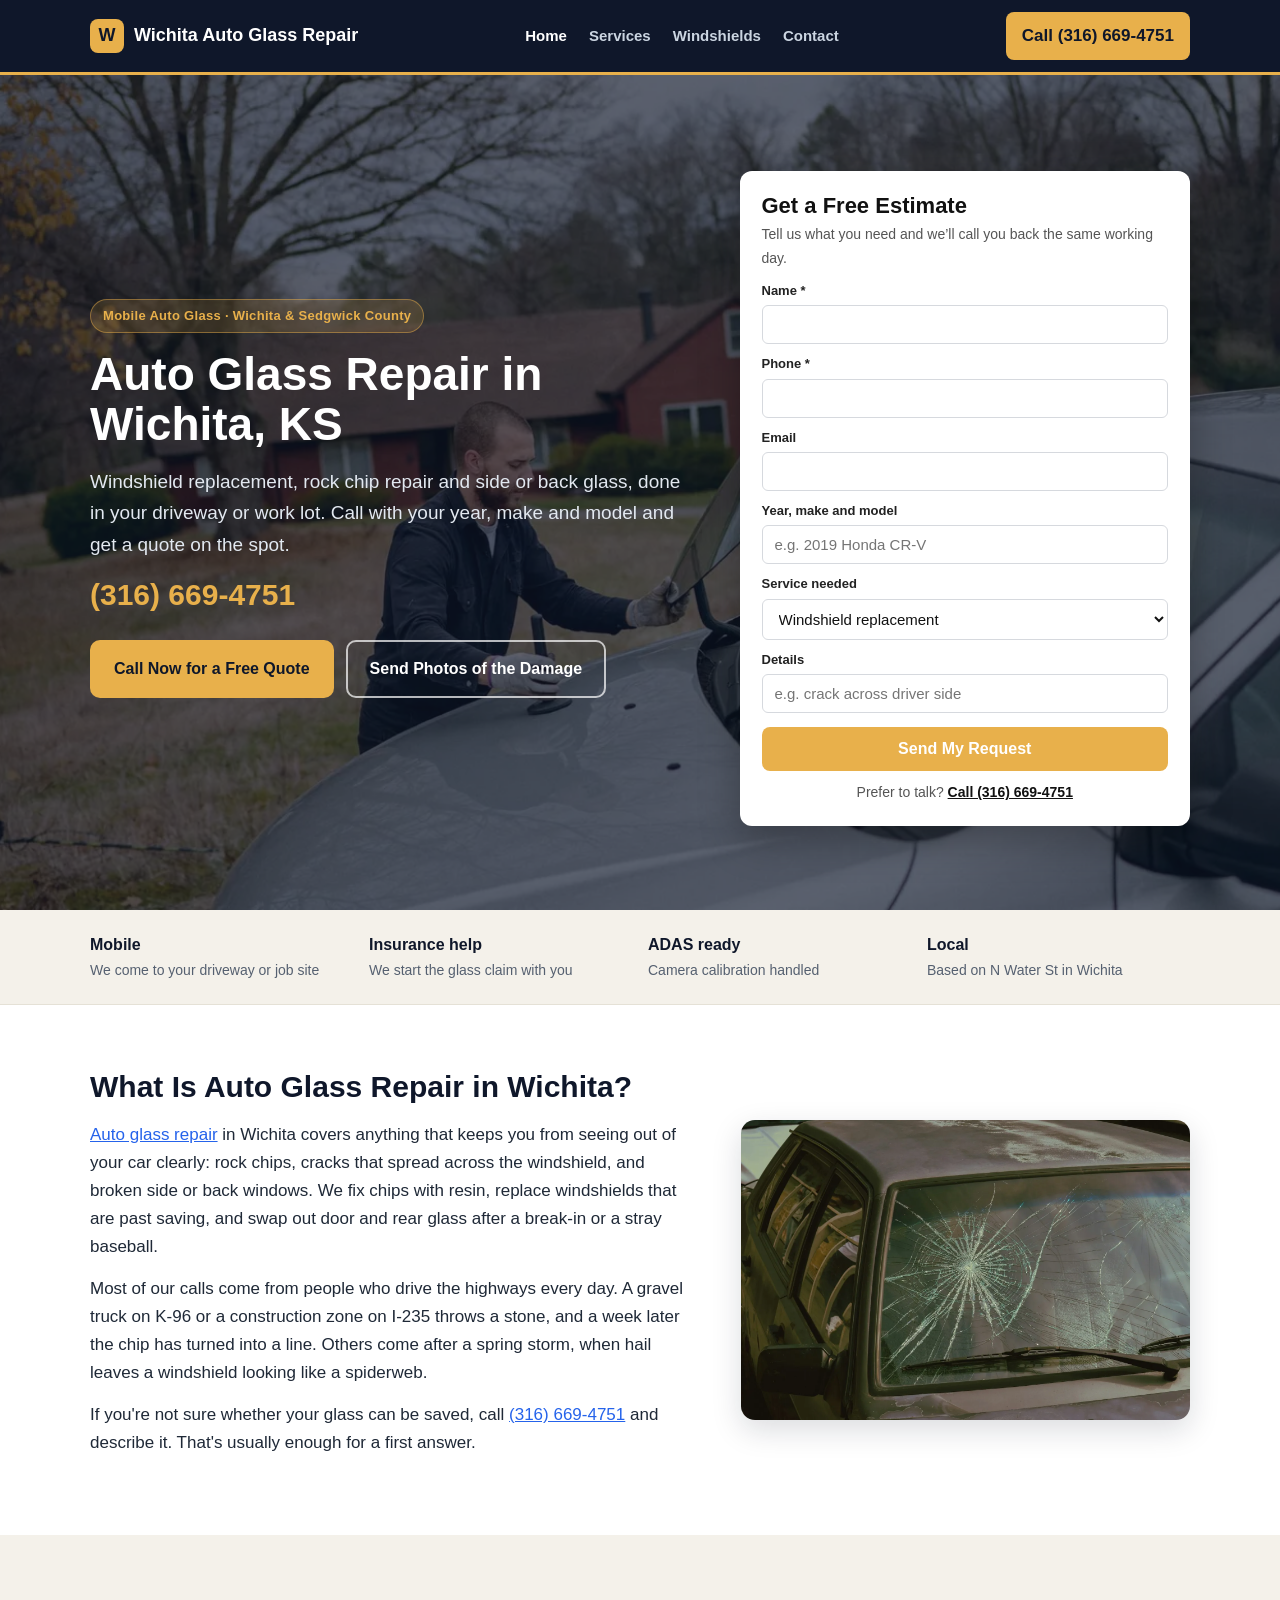
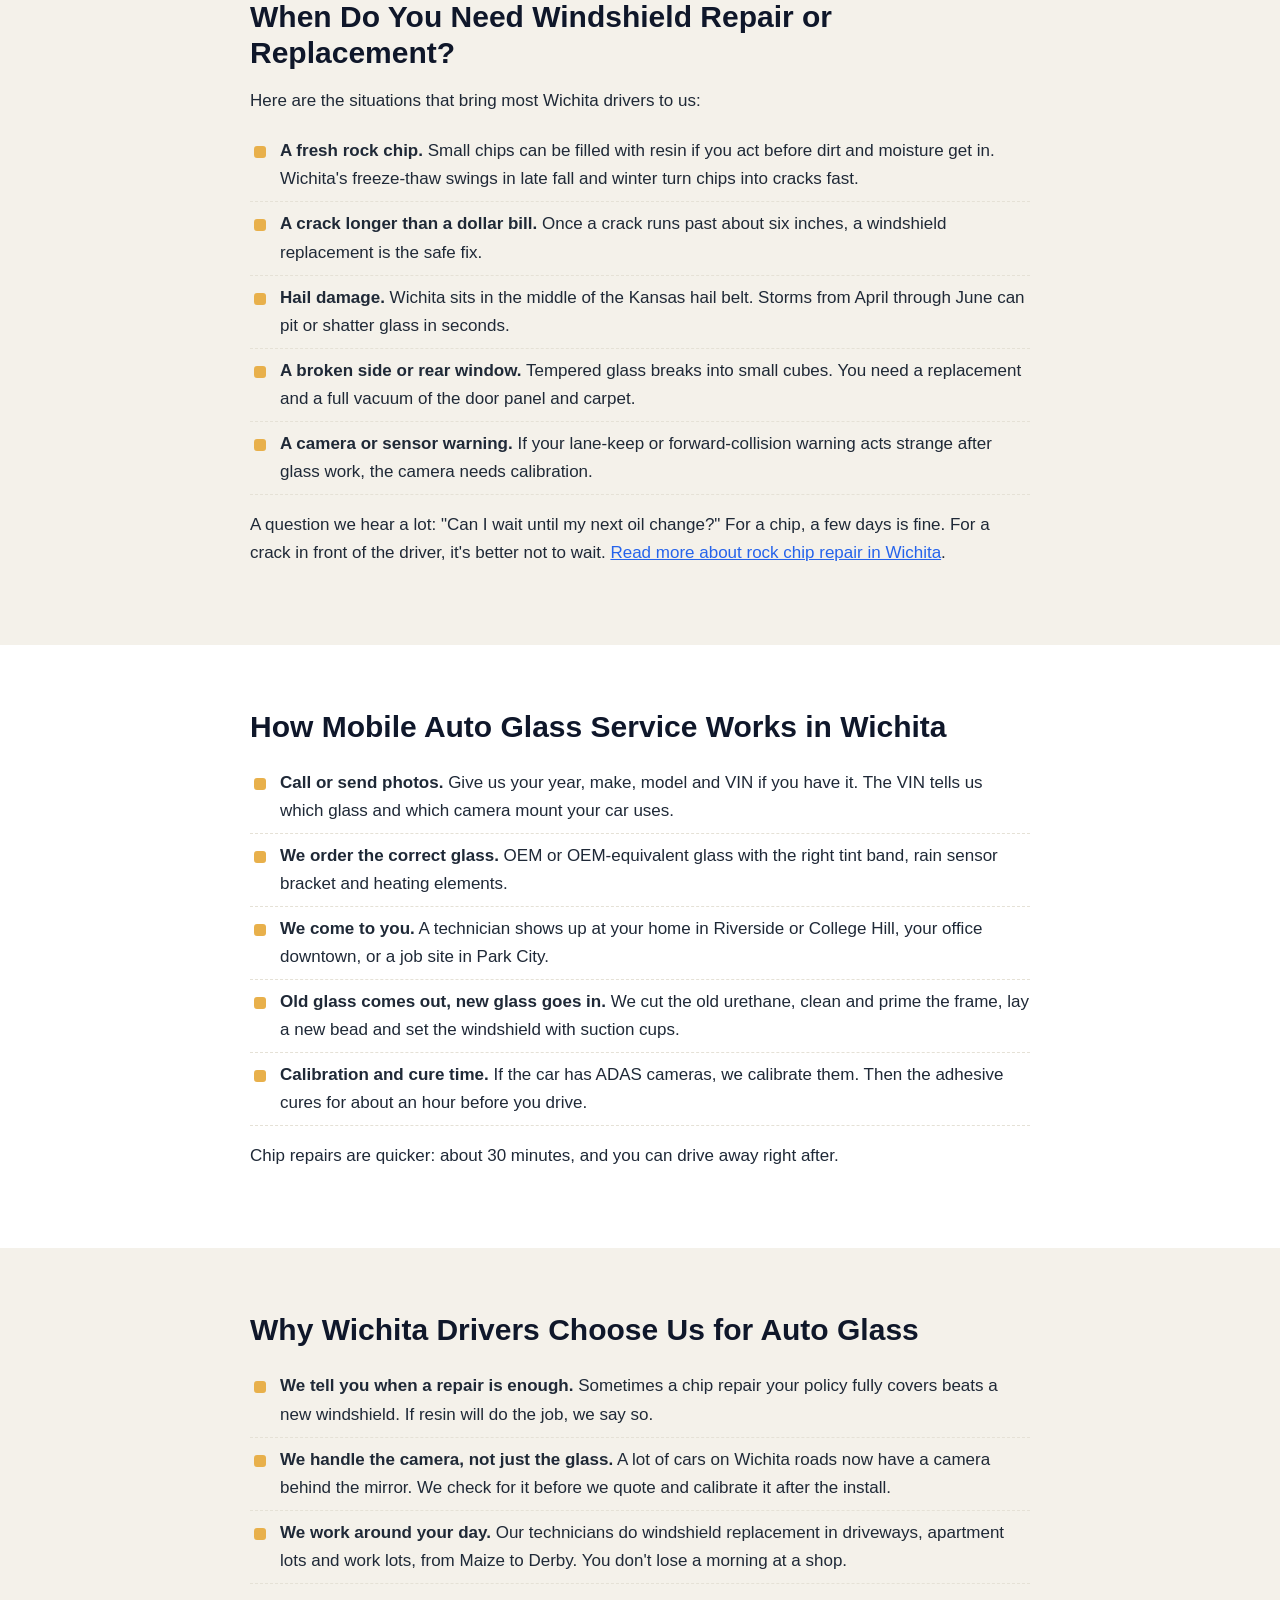
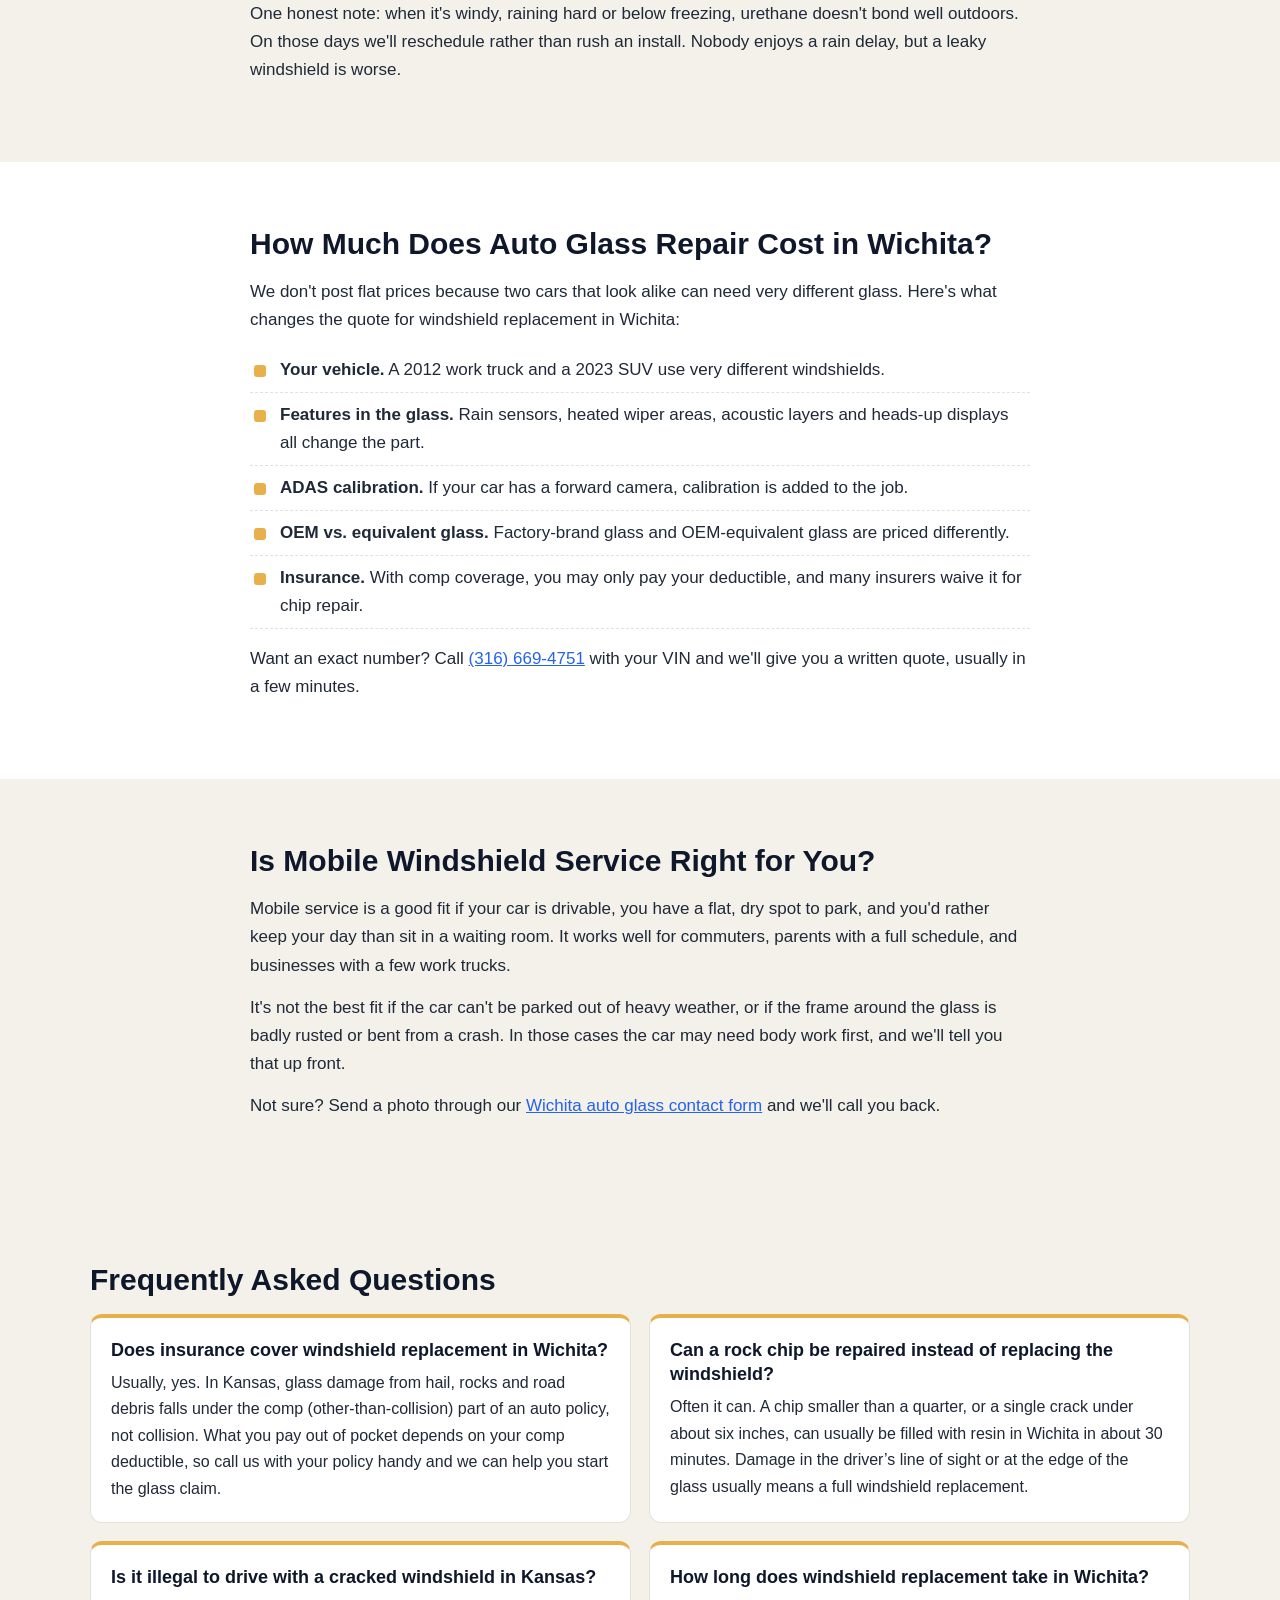
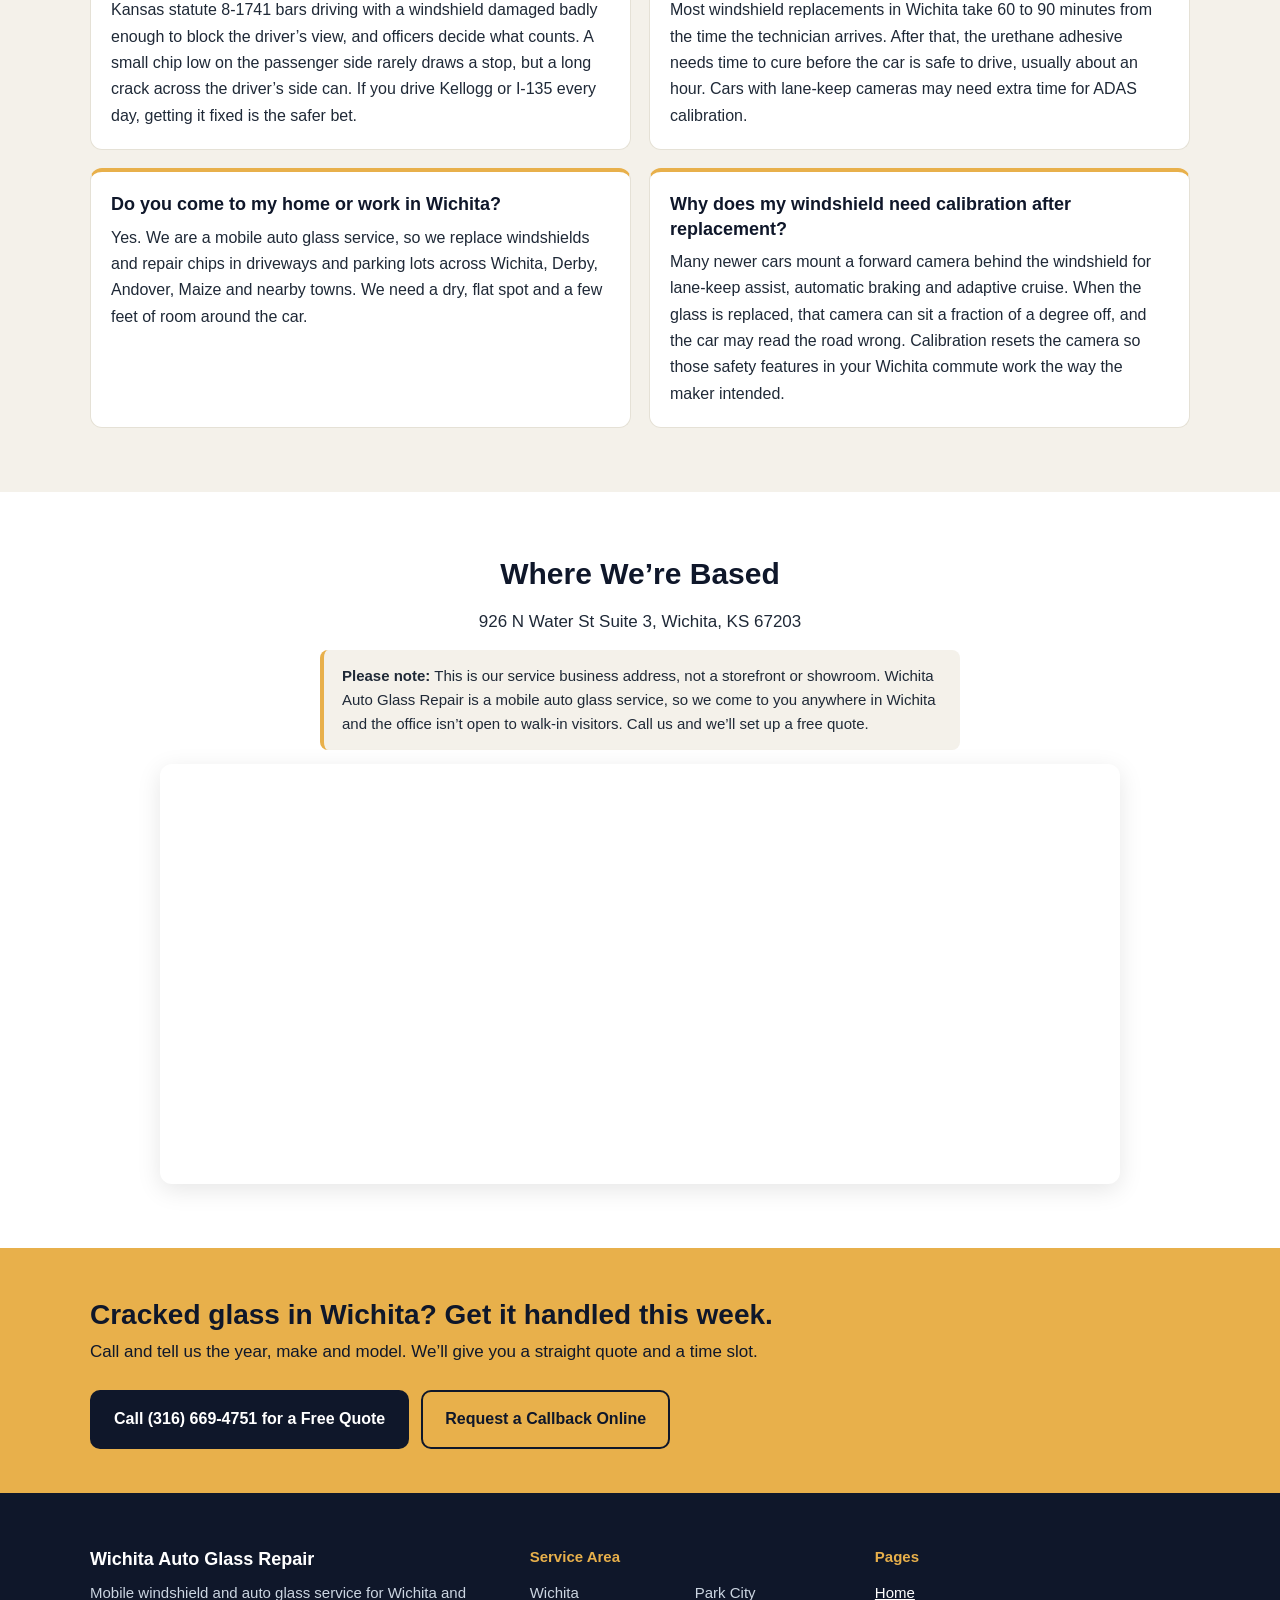
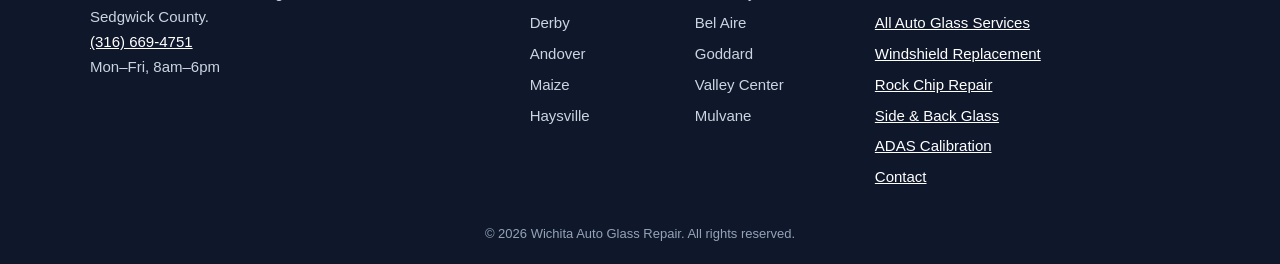
<file: index.html>
<!DOCTYPE html>
<html lang="en">
<head>
<meta charset="utf-8">
<meta name="viewport" content="width=device-width, initial-scale=1">
<title>Auto Glass Repair in Wichita, KS | Mobile Windshield Service</title>
<meta name="description" content="Auto glass repair in Wichita, KS. Mobile windshield replacement, rock chip repair and ADAS calibration at your home or work. Call (316) 669-4751.">
<link rel="canonical" href="https://www.wichitaautoglassrepair.com/">
<link rel="stylesheet" href="styles.css">
<script type="application/ld+json">
{
 "@context": "https://schema.org",
 "@type": "AutoRepair",
 "name": "Wichita Auto Glass Repair",
 "telephone": "+1-316-669-4751",
 "url": "https://www.wichitaautoglassrepair.com/",
 "address": {
  "@type": "PostalAddress",
  "streetAddress": "926 N Water St Suite 3",
  "addressLocality": "Wichita",
  "addressRegion": "KS",
  "postalCode": "67203",
  "addressCountry": "US"
 },
 "areaServed": "Wichita, KS",
 "description": "Auto glass repair and windshield replacement in Wichita, KS",
 "openingHours": "Mo-Fr 08:00-18:00"
}
</script>
<script type="application/ld+json">
{
 "@context": "https://schema.org",
 "@type": "FAQPage",
 "mainEntity": [
  {
   "@type": "Question",
   "name": "Does insurance cover windshield replacement in Wichita?",
   "acceptedAnswer": {
    "@type": "Answer",
    "text": "Usually, yes. In Kansas, glass damage from hail, rocks and road debris falls under the comp (other-than-collision) part of an auto policy, not collision. What you pay out of pocket depends on your comp deductible, so call us with your policy handy and we can help you start the glass claim."
   }
  },
  {
   "@type": "Question",
   "name": "Can a rock chip be repaired instead of replacing the windshield?",
   "acceptedAnswer": {
    "@type": "Answer",
    "text": "Often it can. A chip smaller than a quarter, or a single crack under about six inches, can usually be filled with resin in Wichita in about 30 minutes. Damage in the driver's line of sight or at the edge of the glass usually means a full windshield replacement."
   }
  },
  {
   "@type": "Question",
   "name": "Is it illegal to drive with a cracked windshield in Kansas?",
   "acceptedAnswer": {
    "@type": "Answer",
    "text": "Kansas statute 8-1741 bars driving with a windshield damaged badly enough to block the driver's view, and officers decide what counts. A small chip low on the passenger side rarely draws a stop, but a long crack across the driver's side can. If you drive Kellogg or I-135 every day, getting it fixed is the safer bet."
   }
  },
  {
   "@type": "Question",
   "name": "How long does windshield replacement take in Wichita?",
   "acceptedAnswer": {
    "@type": "Answer",
    "text": "Most windshield replacements in Wichita take 60 to 90 minutes from the time the technician arrives. After that, the urethane adhesive needs time to cure before the car is safe to drive, usually about an hour. Cars with lane-keep cameras may need extra time for ADAS calibration."
   }
  },
  {
   "@type": "Question",
   "name": "Do you come to my home or work in Wichita?",
   "acceptedAnswer": {
    "@type": "Answer",
    "text": "Yes. We are a mobile auto glass service, so we replace windshields and repair chips in driveways and parking lots across Wichita, Derby, Andover, Maize and nearby towns. We need a dry, flat spot and a few feet of room around the car."
   }
  },
  {
   "@type": "Question",
   "name": "Why does my windshield need calibration after replacement?",
   "acceptedAnswer": {
    "@type": "Answer",
    "text": "Many newer cars mount a forward camera behind the windshield for lane-keep assist, automatic braking and adaptive cruise. When the glass is replaced, that camera can sit a fraction of a degree off, and the car may read the road wrong. Calibration resets the camera so those safety features in your Wichita commute work the way the maker intended."
   }
  }
 ]
}
</script>
<style>/* home hero form + photo */
.lg-form{background:#fff;color:#1a1a1a;border-radius:12px;padding:22px;box-shadow:0 14px 40px rgba(0,0,0,.3);text-align:left;max-width:460px;width:100%;justify-self:end}
.lg-form h2{font-size:22px;font-weight:800;color:#111;margin:0 0 4px;line-height:1.2}
.lg-form .lg-note{font-size:14px;color:#555;margin:0 0 10px}
.lg-form label{display:block;font-size:13px;font-weight:700;color:#222;margin:9px 0 4px}
.lg-form input,.lg-form select{width:100%;box-sizing:border-box;padding:10px 12px;border:1px solid #d6d9de;border-radius:6px;font-size:15px;font-family:inherit;background:#fff;color:#111}
.lg-form button{width:100%;margin-top:14px;background:rgb(232, 176, 75);color:#fff;border:0;border-radius:8px;padding:13px;font-size:16px;font-weight:800;cursor:pointer;font-family:inherit}
.lg-form button:hover{filter:brightness(.92)}
.lg-form .lg-alt{text-align:center;font-size:14px;margin:10px 0 0;color:#555}
.lg-form .lg-alt a{color:#111;font-weight:700}
.lg-grid{display:grid !important;grid-template-columns:1.15fr .85fr;gap:40px;align-items:center;text-align:left}
.lg-form form{background:none !important;border:0 !important;padding:0 !important;box-shadow:none !important;margin:0 !important;max-width:none !important}
.hero > .lg-form{align-self:center;justify-self:start;margin:48px 5% 48px 24px}
.hero p:not([class*=phone]) a:not([class]){color:#fff;text-decoration:underline}
.lg-form .lg-alt a{color:#111 !important}
@media (max-width:860px){.hero > .lg-form{margin:0 5% 40px;justify-self:stretch;width:auto} .lg-grid{grid-template-columns:1fr !important} .lg-form{justify-self:stretch;max-width:none}}
</style>
</head>
<body>
<!-- NAV -->
<header class="nav">
  <div class="nav-in">
    <a class="logo" href="/"><span class="logo-mark">W</span>Wichita Auto Glass Repair</a>
    <nav class="links"><a href="/" class="on">Home</a><a href="services.html">Services</a><a href="windshield-replacement-wichita.html">Windshields</a><a href="contact.html">Contact</a></nav>
    <a class="nav-call" href="tel:+13166694751">Call (316) 669-4751</a>
  </div>
</header>
<main>
<section class="hero">
  <img class="hero-bg" src="windshield-replacement-wichita-hero.webp" alt="Windshield replacement in Wichita" width="1600" height="809" fetchpriority="high">
  <div class="wrap hero-in lg-grid"><div>
    <span class="badge">Mobile Auto Glass &middot; Wichita &amp; Sedgwick County</span>
    <h1>Auto Glass Repair in Wichita, KS</h1>
    <p class="hero-sub">Windshield replacement, rock chip repair and side or back glass, done in your driveway or work lot. Call with your year, make and model and get a quote on the spot.</p>
    <p class="hero-phone"><a href="tel:+13166694751">(316) 669-4751</a></p>
    <div class="hero-btns">
      <a class="btn btn-wheat" href="tel:+13166694751">Call Now for a Free Quote</a>
      <a class="btn btn-ghost" href="contact.html">Send Photos of the Damage</a>
    </div>
  </div>
<div class="lg-form">
      <h2>Get a Free Estimate</h2>
      <p class="lg-note">Tell us what you need and we&rsquo;ll call you back the same working day.</p>
      <form action="https://formspree.io/f/mgakopvo" method="POST">
        <input type="hidden" name="_subject" value="New Lead &mdash; Wichita Auto Glass Repair (Home Page)">
        <label for="lg-name">Name *</label>
        <input type="text" id="lg-name" name="name" autocomplete="name" required>
        <label for="lg-phone">Phone *</label>
        <input type="tel" id="lg-phone" name="phone" autocomplete="tel" required>
        <label for="lg-email">Email</label>
        <input type="email" id="lg-email" name="email" autocomplete="email">
        <label for="lg-vehicle">Year, make and model</label>
        <input type="text" id="lg-vehicle" name="vehicle" placeholder="e.g. 2019 Honda CR-V">
        <label for="lg-service">Service needed</label>
        <select id="lg-service" name="service">
          <option>Windshield replacement</option>
          <option>Chip or crack repair</option>
          <option>Side or back glass</option>
          <option>ADAS camera calibration</option>
          <option>Not sure</option>
        </select>
        <label for="lg-details">Details</label>
        <input type="text" id="lg-details" name="details" placeholder="e.g. crack across driver side">
        <input type="text" name="_gotcha" style="display:none" tabindex="-1" autocomplete="off">
        <button type="submit">Send My Request</button>
      </form>
      <p class="lg-alt">Prefer to talk? <a href="tel:+13166694751">Call (316) 669-4751</a></p>
    </div>
</div>
</section>
<section class="strip"><div class="wrap strip-in">
<div><strong>Mobile</strong><span>We come to your driveway or job site</span></div>
<div><strong>Insurance help</strong><span>We start the glass claim with you</span></div>
<div><strong>ADAS ready</strong><span>Camera calibration handled</span></div>
<div><strong>Local</strong><span>Based on N Water St in Wichita</span></div>
</div></section>
<section class="section"><div class="wrap split">
<div><h2>What Is Auto Glass Repair in Wichita?</h2><p><a href="https://newhavenautoglass.com/" style="color: #2563eb; text-decoration: underline;">Auto glass repair</a> in Wichita covers anything that keeps you from seeing out of your car clearly: rock chips, cracks that spread across the windshield, and broken side or back windows. We fix chips with resin, replace windshields that are past saving, and swap out door and rear glass after a break-in or a stray baseball.</p><p>Most of our calls come from people who drive the highways every day. A gravel truck on K-96 or a construction zone on I-235 throws a stone, and a week later the chip has turned into a line. Others come after a spring storm, when hail leaves a windshield looking like a spiderweb.</p><p>If you're not sure whether your glass can be saved, call <a href="tel:+13166694751" style="color: #2563eb; text-decoration: underline;">(316) 669-4751</a> and describe it. That's usually enough for a first answer.</p></div>
<figure><img src="cracked-windshield-wichita.webp" alt="Cracked windshield needing auto glass repair in Wichita" width="800" height="533" loading="lazy"></figure>
</div></section><section class="section alt"><div class="wrap narrow"><h2>When Do You Need Windshield Repair or Replacement?</h2><p>Here are the situations that bring most Wichita drivers to us:</p><ul class="ticks"><li><strong>A fresh rock chip.</strong> Small chips can be filled with resin if you act before dirt and moisture get in. Wichita's freeze-thaw swings in late fall and winter turn chips into cracks fast.</li><li><strong>A crack longer than a dollar bill.</strong> Once a crack runs past about six inches, a windshield replacement is the safe fix.</li><li><strong>Hail damage.</strong> Wichita sits in the middle of the Kansas hail belt. Storms from April through June can pit or shatter glass in seconds.</li><li><strong>A broken side or rear window.</strong> Tempered glass breaks into small cubes. You need a replacement and a full vacuum of the door panel and carpet.</li><li><strong>A camera or sensor warning.</strong> If your lane-keep or forward-collision warning acts strange after glass work, the camera needs calibration.</li></ul><p>A question we hear a lot: "Can I wait until my next oil change?" For a chip, a few days is fine. For a crack in front of the driver, it's better not to wait. <a href="windshield-chip-repair-wichita.html" style="color: #2563eb; text-decoration: underline;">Read more about rock chip repair in Wichita</a>.</p></div></section><section class="section"><div class="wrap narrow"><h2>How Mobile Auto Glass Service Works in Wichita</h2><ul class="ticks"><li><strong>Call or send photos.</strong> Give us your year, make, model and VIN if you have it. The VIN tells us which glass and which camera mount your car uses.</li><li><strong>We order the correct glass.</strong> OEM or OEM-equivalent glass with the right tint band, rain sensor bracket and heating elements.</li><li><strong>We come to you.</strong> A technician shows up at your home in Riverside or College Hill, your office downtown, or a job site in Park City.</li><li><strong>Old glass comes out, new glass goes in.</strong> We cut the old urethane, clean and prime the frame, lay a new bead and set the windshield with suction cups.</li><li><strong>Calibration and cure time.</strong> If the car has ADAS cameras, we calibrate them. Then the adhesive cures for about an hour before you drive.</li></ul><p>Chip repairs are quicker: about 30 minutes, and you can drive away right after.</p></div></section><section class="section alt"><div class="wrap narrow"><h2>Why Wichita Drivers Choose Us for Auto Glass</h2><ul class="ticks"><li><strong>We tell you when a repair is enough.</strong> Sometimes a chip repair your policy fully covers beats a new windshield. If resin will do the job, we say so.</li><li><strong>We handle the camera, not just the glass.</strong> A lot of cars on Wichita roads now have a camera behind the mirror. We check for it before we quote and calibrate it after the install.</li><li><strong>We work around your day.</strong> Our technicians do windshield replacement in driveways, apartment lots and work lots, from Maize to Derby. You don't lose a morning at a shop.</li></ul><p>One honest note: when it's windy, raining hard or below freezing, urethane doesn't bond well outdoors. On those days we'll reschedule rather than rush an install. Nobody enjoys a rain delay, but a leaky windshield is worse.</p></div></section><section class="section"><div class="wrap narrow"><h2>How Much Does Auto Glass Repair Cost in Wichita?</h2><p>We don't post flat prices because two cars that look alike can need very different glass. Here's what changes the quote for windshield replacement in Wichita:</p><ul class="ticks"><li><strong>Your vehicle.</strong> A 2012 work truck and a 2023 SUV use very different windshields.</li><li><strong>Features in the glass.</strong> Rain sensors, heated wiper areas, acoustic layers and heads-up displays all change the part.</li><li><strong>ADAS calibration.</strong> If your car has a forward camera, calibration is added to the job.</li><li><strong>OEM vs. equivalent glass.</strong> Factory-brand glass and OEM-equivalent glass are priced differently.</li><li><strong>Insurance.</strong> With comp coverage, you may only pay your deductible, and many insurers waive it for chip repair.</li></ul><p>Want an exact number? Call <a href="tel:+13166694751" style="color: #2563eb; text-decoration: underline;">(316) 669-4751</a> with your VIN and we'll give you a written quote, usually in a few minutes.</p></div></section><section class="section alt"><div class="wrap narrow"><h2>Is Mobile Windshield Service Right for You?</h2><p>Mobile service is a good fit if your car is drivable, you have a flat, dry spot to park, and you'd rather keep your day than sit in a waiting room. It works well for commuters, parents with a full schedule, and businesses with a few work trucks.</p><p>It's not the best fit if the car can't be parked out of heavy weather, or if the frame around the glass is badly rusted or bent from a crash. In those cases the car may need body work first, and we'll tell you that up front.</p><p>Not sure? Send a photo through our <a href="contact.html" style="color: #2563eb; text-decoration: underline;">Wichita auto glass contact form</a> and we'll call you back.</p></div></section><section class="section alt"><div class="wrap"><h2>Frequently Asked Questions</h2><div class="faq-grid"><div class="faq-card"><h3>Does insurance cover windshield replacement in Wichita?</h3><p>Usually, yes. In Kansas, glass damage from hail, rocks and road debris falls under the comp (other-than-collision) part of an auto policy, not collision. What you pay out of pocket depends on your comp deductible, so call us with your policy handy and we can help you start the glass claim.</p></div>
<div class="faq-card"><h3>Can a rock chip be repaired instead of replacing the windshield?</h3><p>Often it can. A chip smaller than a quarter, or a single crack under about six inches, can usually be filled with resin in Wichita in about 30 minutes. Damage in the driver&rsquo;s line of sight or at the edge of the glass usually means a full windshield replacement.</p></div>
<div class="faq-card"><h3>Is it illegal to drive with a cracked windshield in Kansas?</h3><p>Kansas statute 8-1741 bars driving with a windshield damaged badly enough to block the driver&rsquo;s view, and officers decide what counts. A small chip low on the passenger side rarely draws a stop, but a long crack across the driver&rsquo;s side can. If you drive Kellogg or I-135 every day, getting it fixed is the safer bet.</p></div>
<div class="faq-card"><h3>How long does windshield replacement take in Wichita?</h3><p>Most windshield replacements in Wichita take 60 to 90 minutes from the time the technician arrives. After that, the urethane adhesive needs time to cure before the car is safe to drive, usually about an hour. Cars with lane-keep cameras may need extra time for ADAS calibration.</p></div>
<div class="faq-card"><h3>Do you come to my home or work in Wichita?</h3><p>Yes. We are a mobile auto glass service, so we replace windshields and repair chips in driveways and parking lots across Wichita, Derby, Andover, Maize and nearby towns. We need a dry, flat spot and a few feet of room around the car.</p></div>
<div class="faq-card"><h3>Why does my windshield need calibration after replacement?</h3><p>Many newer cars mount a forward camera behind the windshield for lane-keep assist, automatic braking and adaptive cruise. When the glass is replaced, that camera can sit a fraction of a degree off, and the car may read the road wrong. Calibration resets the camera so those safety features in your Wichita commute work the way the maker intended.</p></div></div></div></section>
<!-- MAP / LOCATION -->
<section class="section">
  <div class="wrap" style="text-align:center;">
    <h2>Where We&rsquo;re Based</h2>
    <p class="muted">926 N Water St Suite 3, Wichita, KS 67203</p>
    <p class="addr-note">
      <strong>Please note:</strong> This is our service business address, not a storefront or showroom. Wichita Auto Glass Repair is a mobile auto glass service, so we come to you anywhere in Wichita and the office isn&rsquo;t open to walk-in visitors. Call us and we&rsquo;ll set up a free quote.
    </p>
    <div class="map-box">
      <iframe title="Map to Wichita Auto Glass Repair service address, 926 N Water St Suite 3, Wichita, KS 67203" src="https://www.google.com/maps?q=926%20N%20Water%20St%20Suite%203%2C%20Wichita%2C%20KS%2067203&amp;output=embed" width="100%" height="420" style="border:0; display:block;" loading="lazy" referrerpolicy="no-referrer-when-downgrade" allowfullscreen></iframe>
    </div>
  </div>
</section>
<!-- CTA BANNER -->
<section class="cta-band">
  <div class="wrap cta-in">
    <div>
      <h2>Cracked glass in Wichita? Get it handled this week.</h2>
      <p>Call and tell us the year, make and model. We&rsquo;ll give you a straight quote and a time slot.</p>
    </div>
    <div class="cta-btns">
      <a class="btn btn-dark" href="tel:+13166694751">Call (316) 669-4751 for a Free Quote</a>
      <a class="btn btn-ghost" href="contact.html">Request a Callback Online</a>
    </div>
  </div>
</section>
</main>
<!-- FOOTER -->
<footer class="foot">
  <div class="wrap foot-grid">
    <div>
      <p class="foot-name">Wichita Auto Glass Repair</p>
      <p>Mobile windshield and auto glass service for Wichita and Sedgwick County.</p>
      <p><a href="tel:+13166694751">(316) 669-4751</a></p>
      <p>Mon&ndash;Fri, 8am&ndash;6pm</p>
    </div>
    <div>
      <p class="foot-h">Service Area</p>
      <ul class="foot-areas"><li>Wichita</li><li>Derby</li><li>Andover</li><li>Maize</li><li>Haysville</li><li>Park City</li><li>Bel Aire</li><li>Goddard</li><li>Valley Center</li><li>Mulvane</li></ul>
    </div>
    <div>
      <p class="foot-h">Pages</p>
      <ul>
        <li><a href="/">Home</a></li>
        <li><a href="services.html">All Auto Glass Services</a></li>
        <li><a href="windshield-replacement-wichita.html">Windshield Replacement</a></li>
        <li><a href="windshield-chip-repair-wichita.html">Rock Chip Repair</a></li>
        <li><a href="side-back-window-replacement-wichita.html">Side &amp; Back Glass</a></li>
        <li><a href="adas-camera-calibration-wichita.html">ADAS Calibration</a></li>
        <li><a href="contact.html">Contact</a></li>
      </ul>
    </div>
  </div>
  <p class="copy">&copy; 2026 Wichita Auto Glass Repair. All rights reserved.</p>
</footer>
</body>
</html>
</file>
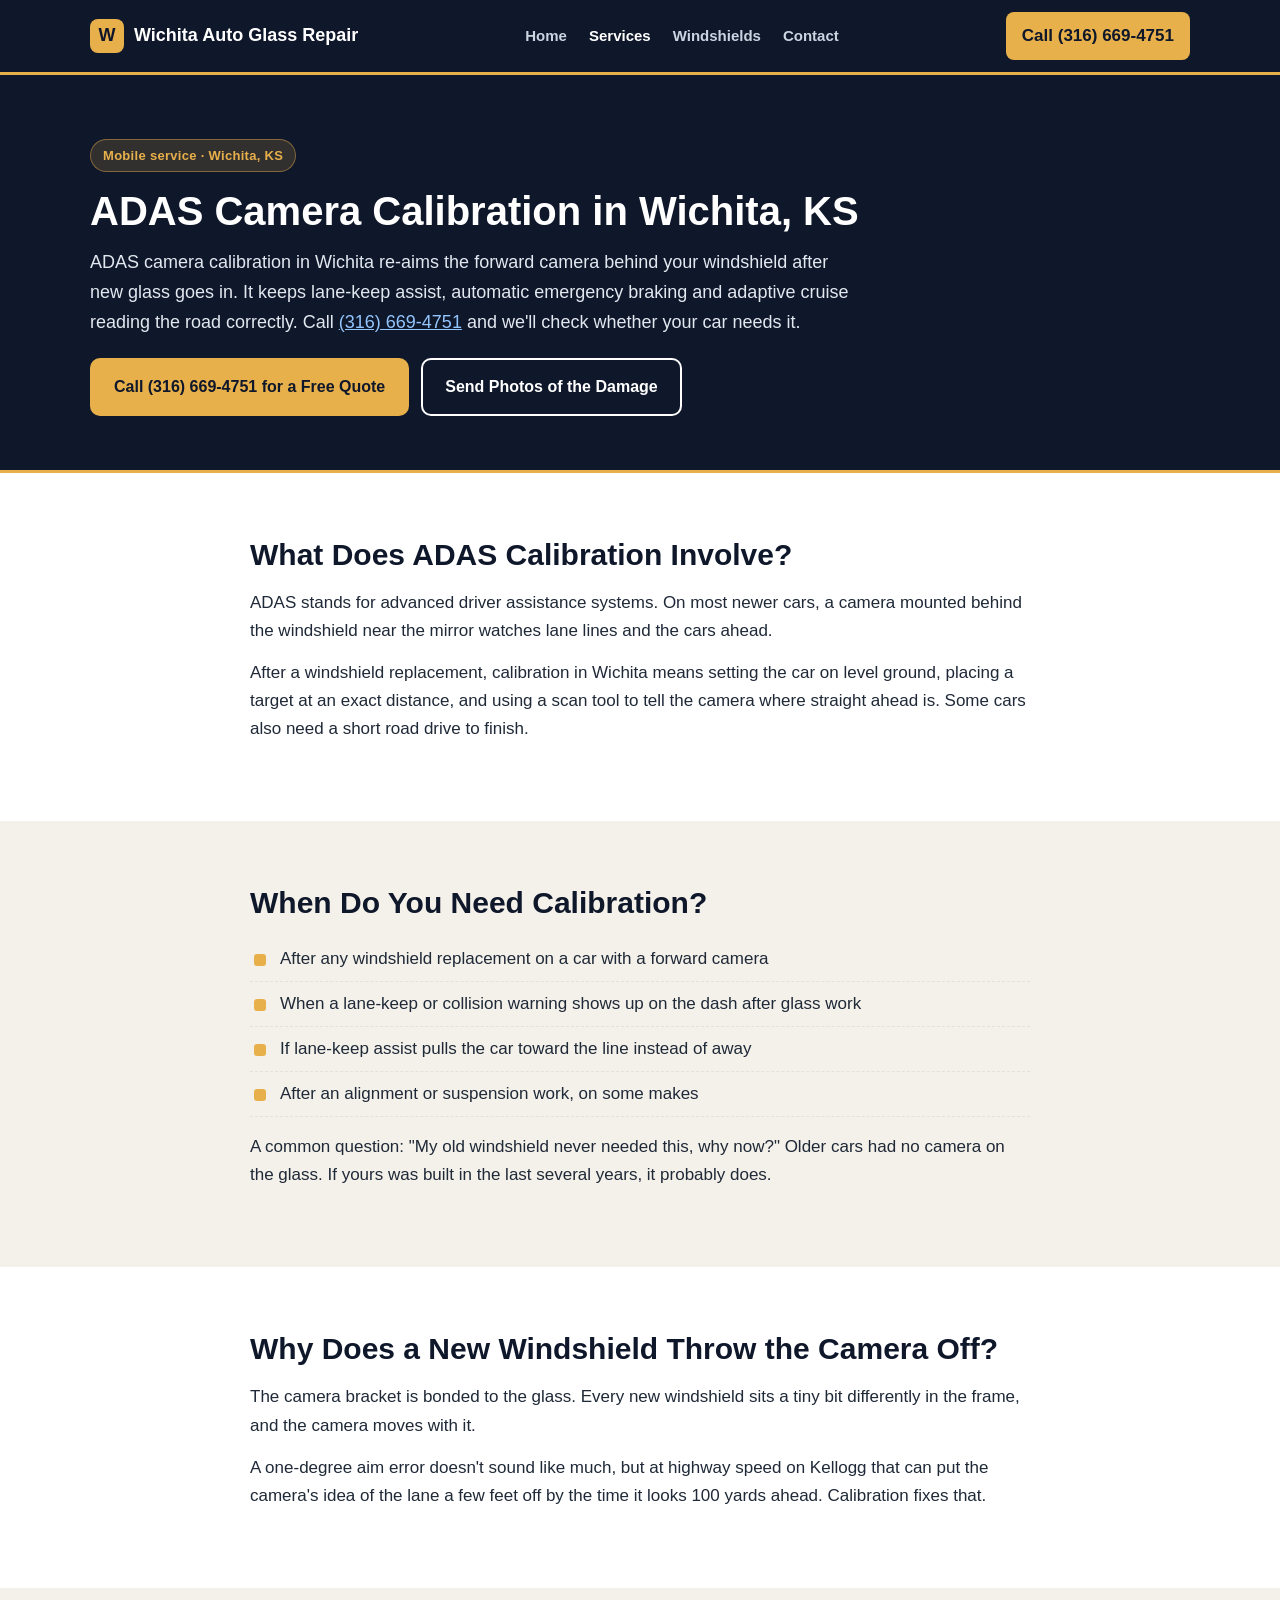
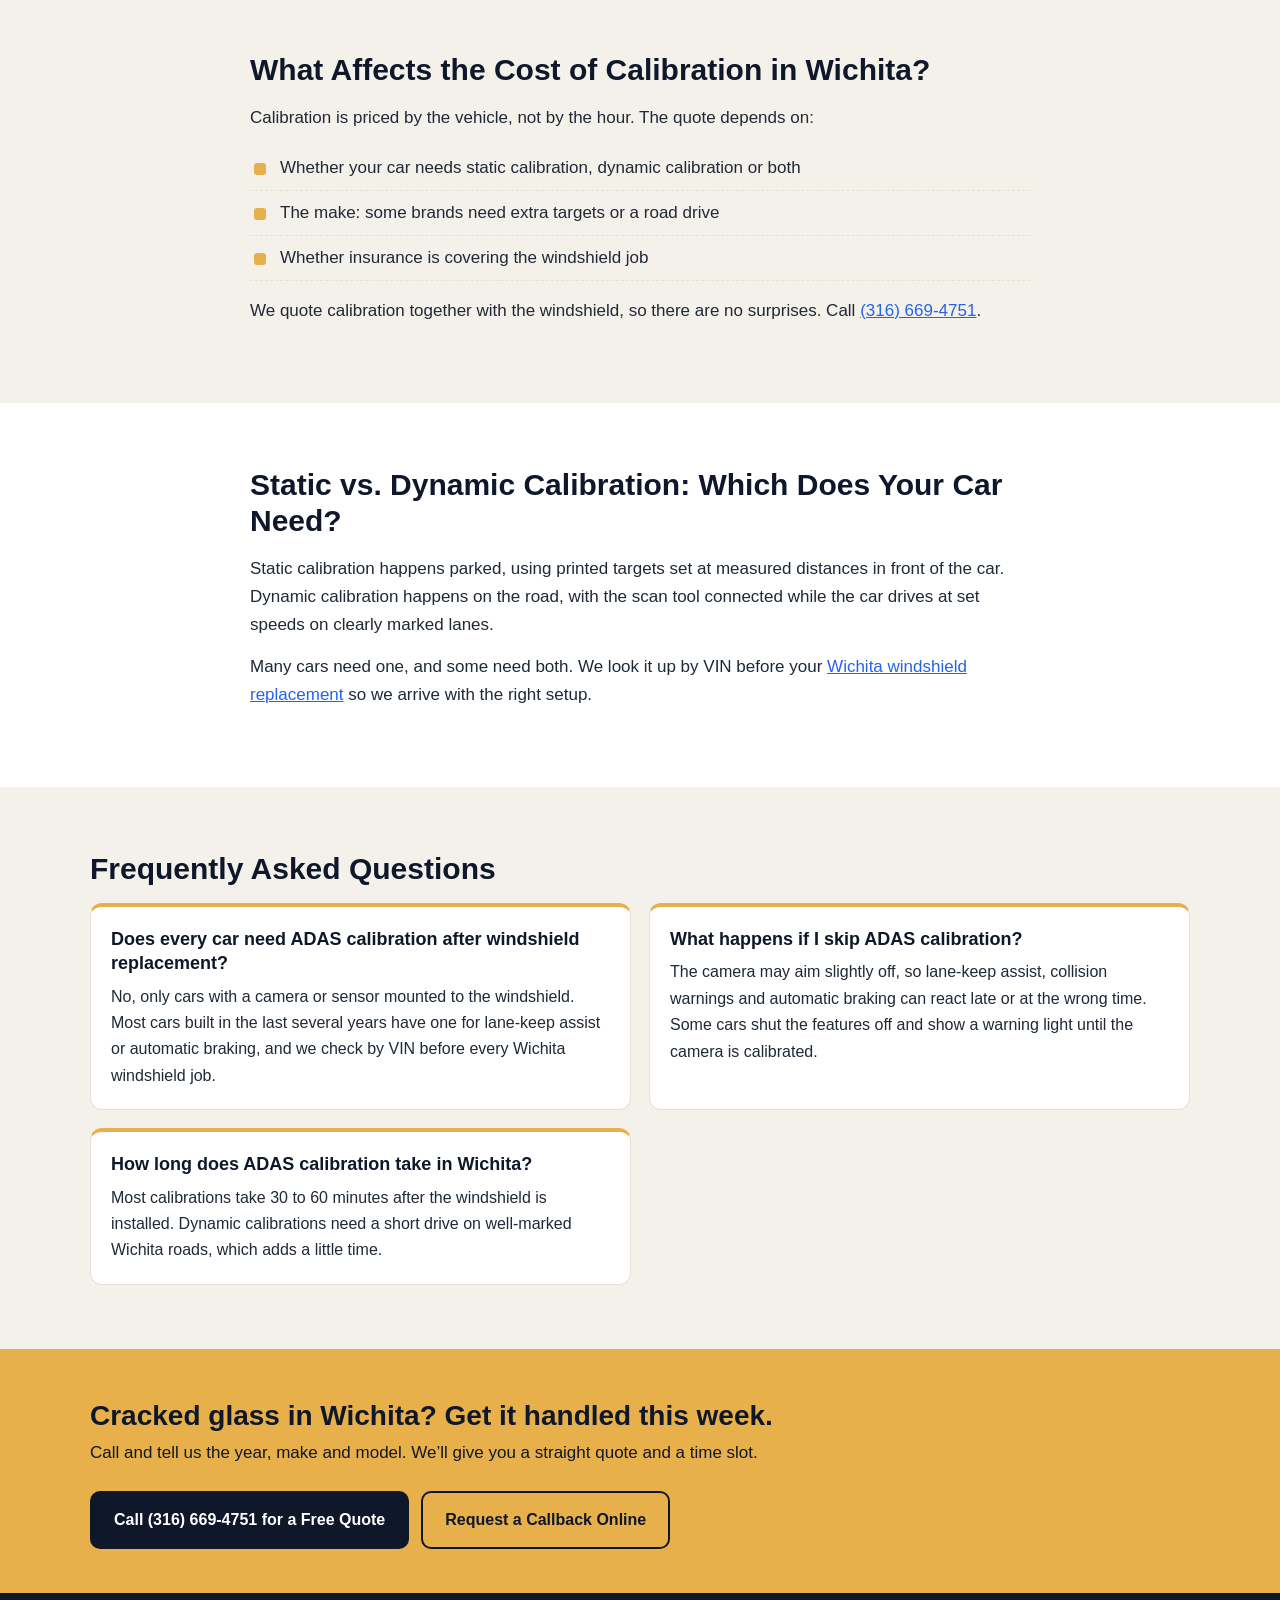
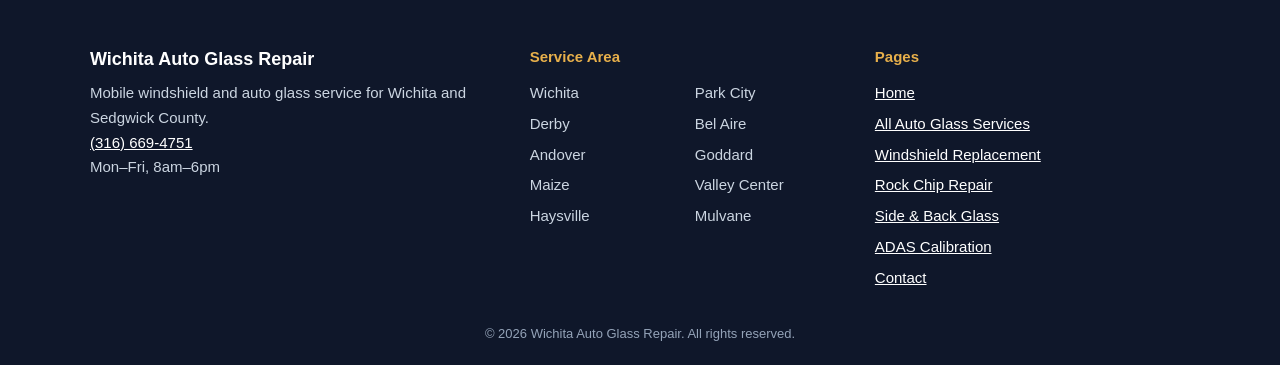
<file: adas-camera-calibration-wichita.html>
<!DOCTYPE html>
<html lang="en">
<head>
<meta charset="utf-8">
<meta name="viewport" content="width=device-width, initial-scale=1">
<title>ADAS Camera Calibration in Wichita, KS | After New Glass</title>
<meta name="description" content="ADAS camera calibration in Wichita, KS after windshield replacement. Keeps lane-keep assist and auto braking accurate. Call (316) 669-4751.">
<link rel="canonical" href="https://www.wichitaautoglassrepair.com/adas-camera-calibration-wichita.html">
<link rel="stylesheet" href="styles.css">
<script type="application/ld+json">
{
 "@context": "https://schema.org",
 "@type": "AutoRepair",
 "name": "Wichita Auto Glass Repair",
 "telephone": "+1-316-669-4751",
 "url": "https://www.wichitaautoglassrepair.com/",
 "address": {
  "@type": "PostalAddress",
  "streetAddress": "926 N Water St Suite 3",
  "addressLocality": "Wichita",
  "addressRegion": "KS",
  "postalCode": "67203",
  "addressCountry": "US"
 },
 "areaServed": "Wichita, KS",
 "description": "ADAS Camera Calibration in Wichita, KS",
 "openingHours": "Mo-Fr 08:00-18:00"
}
</script>
<script type="application/ld+json">
{
 "@context": "https://schema.org",
 "@type": "Service",
 "serviceType": "ADAS Camera Calibration",
 "areaServed": "Wichita",
 "provider": {
  "@type": "LocalBusiness",
  "name": "Wichita Auto Glass Repair"
 }
}
</script>
<script type="application/ld+json">
{
 "@context": "https://schema.org",
 "@type": "FAQPage",
 "mainEntity": [
  {
   "@type": "Question",
   "name": "Does every car need ADAS calibration after windshield replacement?",
   "acceptedAnswer": {
    "@type": "Answer",
    "text": "No, only cars with a camera or sensor mounted to the windshield. Most cars built in the last several years have one for lane-keep assist or automatic braking, and we check by VIN before every Wichita windshield job."
   }
  },
  {
   "@type": "Question",
   "name": "What happens if I skip ADAS calibration?",
   "acceptedAnswer": {
    "@type": "Answer",
    "text": "The camera may aim slightly off, so lane-keep assist, collision warnings and automatic braking can react late or at the wrong time. Some cars shut the features off and show a warning light until the camera is calibrated."
   }
  },
  {
   "@type": "Question",
   "name": "How long does ADAS calibration take in Wichita?",
   "acceptedAnswer": {
    "@type": "Answer",
    "text": "Most calibrations take 30 to 60 minutes after the windshield is installed. Dynamic calibrations need a short drive on well-marked Wichita roads, which adds a little time."
   }
  }
 ]
}
</script>
</head>
<body>
<!-- NAV -->
<header class="nav">
  <div class="nav-in">
    <a class="logo" href="/"><span class="logo-mark">W</span>Wichita Auto Glass Repair</a>
    <nav class="links"><a href="/">Home</a><a href="services.html" class="on">Services</a><a href="windshield-replacement-wichita.html">Windshields</a><a href="contact.html">Contact</a></nav>
    <a class="nav-call" href="tel:+13166694751">Call (316) 669-4751</a>
  </div>
</header>
<main>
<section class="page-head"><div class="wrap">
<span class="badge">Mobile service &middot; Wichita, KS</span>
<h1>ADAS Camera Calibration in Wichita, KS</h1>
<p>ADAS camera calibration in Wichita re-aims the forward camera behind your windshield after new glass goes in. It keeps lane-keep assist, automatic emergency braking and adaptive cruise reading the road correctly. Call <a href="tel:+13166694751" style="color: #2563eb; text-decoration: underline;">(316) 669-4751</a> and we'll check whether your car needs it.</p>
<div class="hero-btns"><a class="btn btn-wheat" href="tel:+13166694751">Call (316) 669-4751 for a Free Quote</a><a class="btn btn-outline" href="contact.html">Send Photos of the Damage</a></div>
</div></section><section class="section"><div class="wrap narrow"><h2>What Does ADAS Calibration Involve?</h2><p>ADAS stands for advanced driver assistance systems. On most newer cars, a camera mounted behind the windshield near the mirror watches lane lines and the cars ahead.</p><p>After a windshield replacement, calibration in Wichita means setting the car on level ground, placing a target at an exact distance, and using a scan tool to tell the camera where straight ahead is. Some cars also need a short road drive to finish.</p></div></section><section class="section alt"><div class="wrap narrow"><h2>When Do You Need Calibration?</h2><ul class="ticks"><li>After any windshield replacement on a car with a forward camera</li><li>When a lane-keep or collision warning shows up on the dash after glass work</li><li>If lane-keep assist pulls the car toward the line instead of away</li><li>After an alignment or suspension work, on some makes</li></ul><p>A common question: "My old windshield never needed this, why now?" Older cars had no camera on the glass. If yours was built in the last several years, it probably does.</p></div></section><section class="section"><div class="wrap narrow"><h2>Why Does a New Windshield Throw the Camera Off?</h2><p>The camera bracket is bonded to the glass. Every new windshield sits a tiny bit differently in the frame, and the camera moves with it.</p><p>A one-degree aim error doesn't sound like much, but at highway speed on Kellogg that can put the camera's idea of the lane a few feet off by the time it looks 100 yards ahead. Calibration fixes that.</p></div></section><section class="section alt"><div class="wrap narrow"><h2>What Affects the Cost of Calibration in Wichita?</h2><p>Calibration is priced by the vehicle, not by the hour. The quote depends on:</p><ul class="ticks"><li>Whether your car needs static calibration, dynamic calibration or both</li><li>The make: some brands need extra targets or a road drive</li><li>Whether insurance is covering the windshield job</li></ul><p>We quote calibration together with the windshield, so there are no surprises. Call <a href="tel:+13166694751" style="color: #2563eb; text-decoration: underline;">(316) 669-4751</a>.</p></div></section><section class="section"><div class="wrap narrow"><h2>Static vs. Dynamic Calibration: Which Does Your Car Need?</h2><p>Static calibration happens parked, using printed targets set at measured distances in front of the car. Dynamic calibration happens on the road, with the scan tool connected while the car drives at set speeds on clearly marked lanes.</p><p>Many cars need one, and some need both. We look it up by VIN before your <a href="windshield-replacement-wichita.html" style="color: #2563eb; text-decoration: underline;">Wichita windshield replacement</a> so we arrive with the right setup.</p></div></section><section class="section alt"><div class="wrap"><h2>Frequently Asked Questions</h2><div class="faq-grid"><div class="faq-card"><h3>Does every car need ADAS calibration after windshield replacement?</h3><p>No, only cars with a camera or sensor mounted to the windshield. Most cars built in the last several years have one for lane-keep assist or automatic braking, and we check by VIN before every Wichita windshield job.</p></div>
<div class="faq-card"><h3>What happens if I skip ADAS calibration?</h3><p>The camera may aim slightly off, so lane-keep assist, collision warnings and automatic braking can react late or at the wrong time. Some cars shut the features off and show a warning light until the camera is calibrated.</p></div>
<div class="faq-card"><h3>How long does ADAS calibration take in Wichita?</h3><p>Most calibrations take 30 to 60 minutes after the windshield is installed. Dynamic calibrations need a short drive on well-marked Wichita roads, which adds a little time.</p></div></div></div></section>
<!-- CTA BANNER -->
<section class="cta-band">
  <div class="wrap cta-in">
    <div>
      <h2>Cracked glass in Wichita? Get it handled this week.</h2>
      <p>Call and tell us the year, make and model. We&rsquo;ll give you a straight quote and a time slot.</p>
    </div>
    <div class="cta-btns">
      <a class="btn btn-dark" href="tel:+13166694751">Call (316) 669-4751 for a Free Quote</a>
      <a class="btn btn-ghost" href="contact.html">Request a Callback Online</a>
    </div>
  </div>
</section>
</main>
<!-- FOOTER -->
<footer class="foot">
  <div class="wrap foot-grid">
    <div>
      <p class="foot-name">Wichita Auto Glass Repair</p>
      <p>Mobile windshield and auto glass service for Wichita and Sedgwick County.</p>
      <p><a href="tel:+13166694751">(316) 669-4751</a></p>
      <p>Mon&ndash;Fri, 8am&ndash;6pm</p>
    </div>
    <div>
      <p class="foot-h">Service Area</p>
      <ul class="foot-areas"><li>Wichita</li><li>Derby</li><li>Andover</li><li>Maize</li><li>Haysville</li><li>Park City</li><li>Bel Aire</li><li>Goddard</li><li>Valley Center</li><li>Mulvane</li></ul>
    </div>
    <div>
      <p class="foot-h">Pages</p>
      <ul>
        <li><a href="/">Home</a></li>
        <li><a href="services.html">All Auto Glass Services</a></li>
        <li><a href="windshield-replacement-wichita.html">Windshield Replacement</a></li>
        <li><a href="windshield-chip-repair-wichita.html">Rock Chip Repair</a></li>
        <li><a href="side-back-window-replacement-wichita.html">Side &amp; Back Glass</a></li>
        <li><a href="adas-camera-calibration-wichita.html">ADAS Calibration</a></li>
        <li><a href="contact.html">Contact</a></li>
      </ul>
    </div>
  </div>
  <p class="copy">&copy; 2026 Wichita Auto Glass Repair. All rights reserved.</p>
</footer>
</body>
</html>
</file>
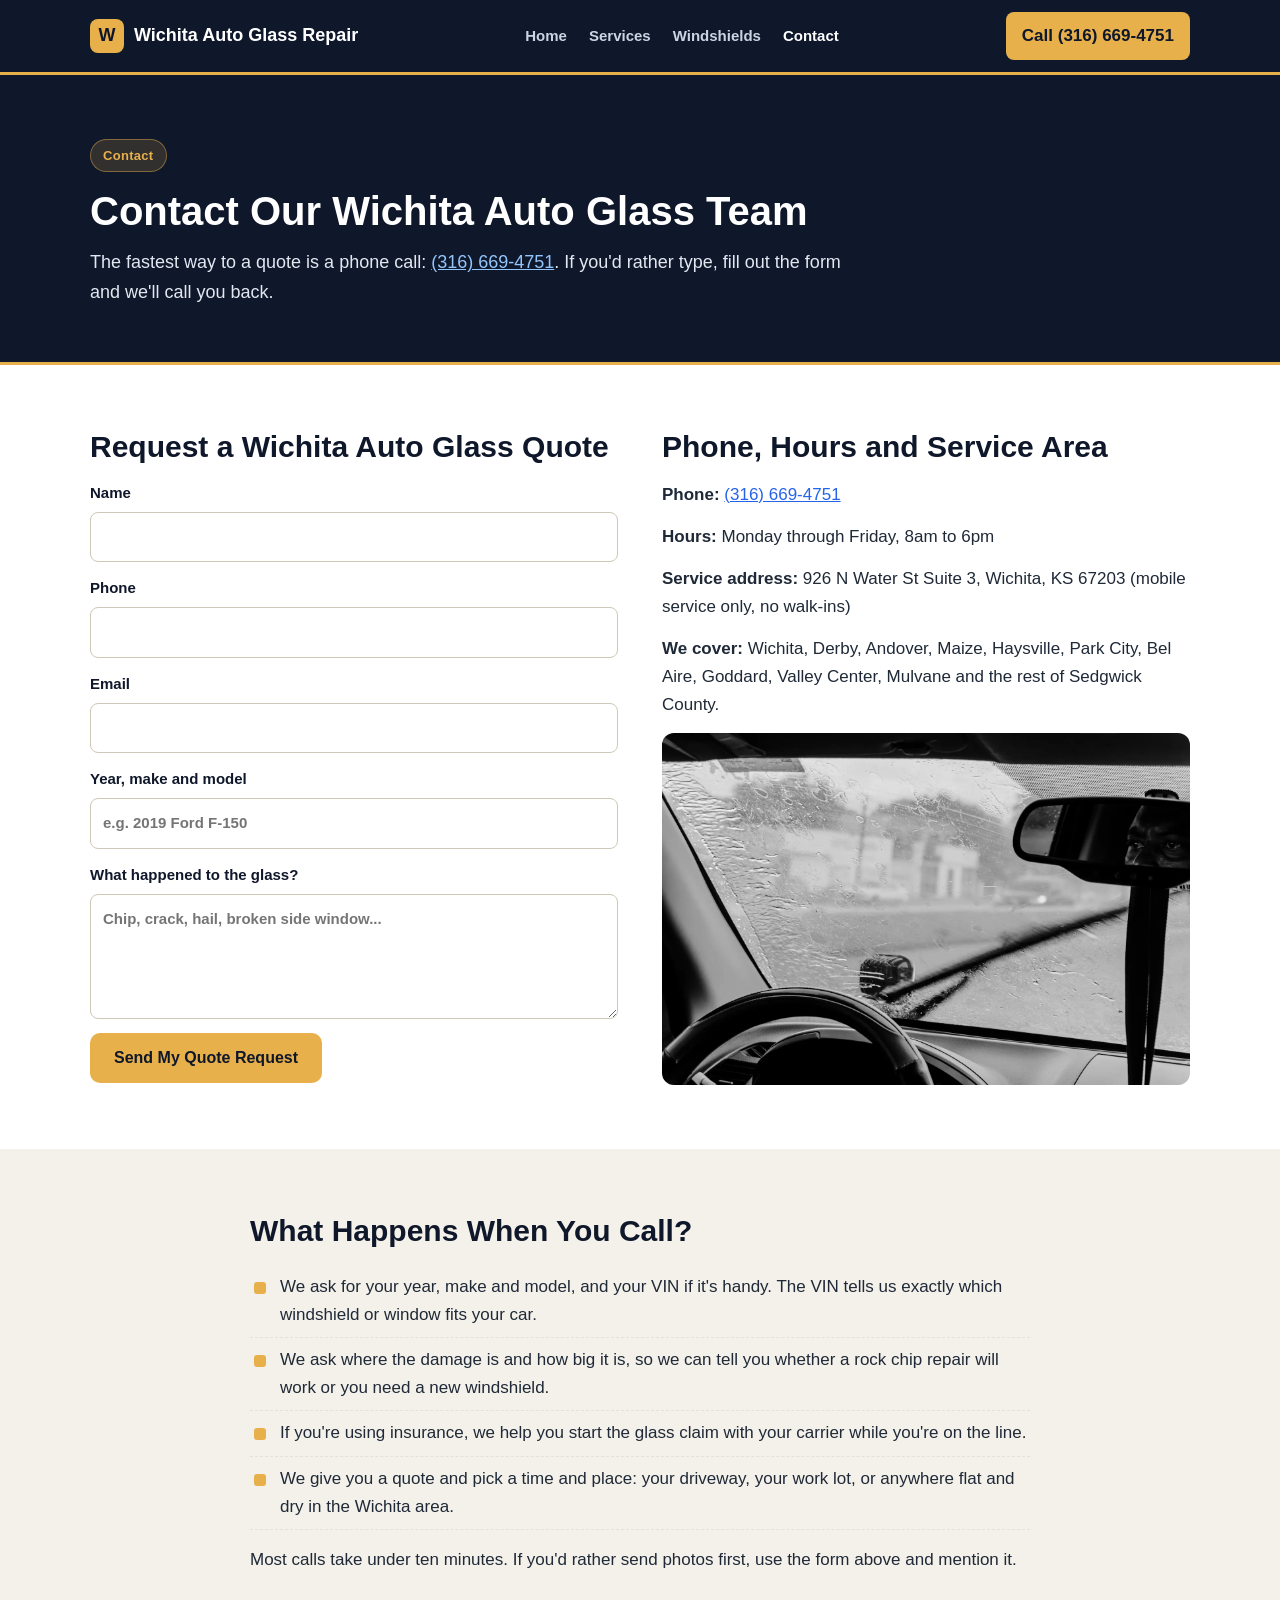
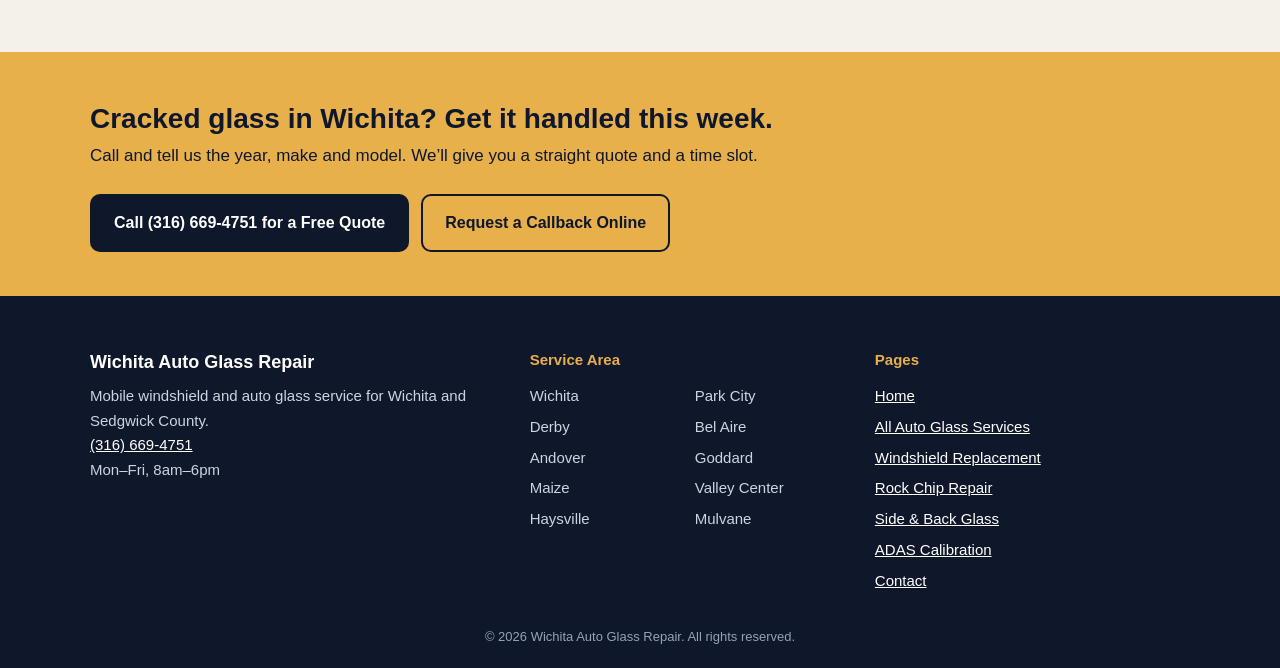
<file: contact.html>
<!DOCTYPE html>
<html lang="en">
<head>
<meta charset="utf-8">
<meta name="viewport" content="width=device-width, initial-scale=1">
<title>Contact Wichita Auto Glass Repair | (316) 669-4751</title>
<meta name="description" content="Contact Wichita Auto Glass Repair for a free windshield or auto glass quote in Wichita, KS. Call (316) 669-4751 or send your details online.">
<link rel="canonical" href="https://www.wichitaautoglassrepair.com/contact.html">
<link rel="stylesheet" href="styles.css">
<script type="application/ld+json">
{
 "@context": "https://schema.org",
 "@type": "AutoRepair",
 "name": "Wichita Auto Glass Repair",
 "telephone": "+1-316-669-4751",
 "url": "https://www.wichitaautoglassrepair.com/",
 "address": {
  "@type": "PostalAddress",
  "streetAddress": "926 N Water St Suite 3",
  "addressLocality": "Wichita",
  "addressRegion": "KS",
  "postalCode": "67203",
  "addressCountry": "US"
 },
 "areaServed": "Wichita, KS",
 "description": "Auto glass repair in Wichita, KS",
 "openingHours": "Mo-Fr 08:00-18:00"
}
</script>
</head>
<body>
<!-- NAV -->
<header class="nav">
  <div class="nav-in">
    <a class="logo" href="/"><span class="logo-mark">W</span>Wichita Auto Glass Repair</a>
    <nav class="links"><a href="/">Home</a><a href="services.html">Services</a><a href="windshield-replacement-wichita.html">Windshields</a><a href="contact.html" class="on">Contact</a></nav>
    <a class="nav-call" href="tel:+13166694751">Call (316) 669-4751</a>
  </div>
</header>
<main>
<section class="page-head"><div class="wrap">
<span class="badge">Contact</span>
<h1>Contact Our Wichita Auto Glass Team</h1>
<p>The fastest way to a quote is a phone call: <a href="tel:+13166694751" style="color: #2563eb; text-decoration: underline;">(316) 669-4751</a>. If you'd rather type, fill out the form and we'll call you back.</p>
</div></section>
<section class="section"><div class="wrap contact-grid">
<div>
<h2>Request a Wichita Auto Glass Quote</h2>
<form class="form" action="https://formspree.io/f/mgakopvo" method="POST">
  <label>Name<input type="text" name="name" required></label>
  <label>Phone<input type="tel" name="phone" required></label>
  <label>Email<input type="email" name="email"></label>
  <label>Year, make and model<input type="text" name="vehicle" placeholder="e.g. 2019 Ford F-150"></label>
  <label>What happened to the glass?<textarea name="message" rows="4" placeholder="Chip, crack, hail, broken side window..."></textarea></label>
  <input type="hidden" name="_subject" value="New auto glass lead - Wichita">
  <input type="text" name="_gotcha" style="display:none" tabindex="-1">
  <button class="btn btn-wheat" type="submit">Send My Quote Request</button>
</form>
</div>
<div>
<h2>Phone, Hours and Service Area</h2>
<p><strong>Phone:</strong> <a href="tel:+13166694751" style="color: #2563eb; text-decoration: underline;">(316) 669-4751</a></p>
<p><strong>Hours:</strong> Monday through Friday, 8am to 6pm</p>
<p><strong>Service address:</strong> 926 N Water St Suite 3, Wichita, KS 67203 (mobile service only, no walk-ins)</p>
<p><strong>We cover:</strong> Wichita, Derby, Andover, Maize, Haysville, Park City, Bel Aire, Goddard, Valley Center, Mulvane and the rest of Sedgwick County.</p>
<figure><img src="windshield-wipers-rain-wichita.webp" alt="Windshield repair in Wichita on a rainy day" width="800" height="533" loading="lazy"></figure>
</div>
</div></section>
<section class="section alt"><div class="wrap narrow">
<h2>What Happens When You Call?</h2>
<ul class="ticks"><li>We ask for your year, make and model, and your VIN if it's handy. The VIN tells us exactly which windshield or window fits your car.</li><li>We ask where the damage is and how big it is, so we can tell you whether a rock chip repair will work or you need a new windshield.</li><li>If you're using insurance, we help you start the glass claim with your carrier while you're on the line.</li><li>We give you a quote and pick a time and place: your driveway, your work lot, or anywhere flat and dry in the Wichita area.</li></ul>
<p>Most calls take under ten minutes. If you'd rather send photos first, use the form above and mention it.</p>
</div></section>
<!-- CTA BANNER -->
<section class="cta-band">
  <div class="wrap cta-in">
    <div>
      <h2>Cracked glass in Wichita? Get it handled this week.</h2>
      <p>Call and tell us the year, make and model. We&rsquo;ll give you a straight quote and a time slot.</p>
    </div>
    <div class="cta-btns">
      <a class="btn btn-dark" href="tel:+13166694751">Call (316) 669-4751 for a Free Quote</a>
      <a class="btn btn-ghost" href="contact.html">Request a Callback Online</a>
    </div>
  </div>
</section>
</main>
<!-- FOOTER -->
<footer class="foot">
  <div class="wrap foot-grid">
    <div>
      <p class="foot-name">Wichita Auto Glass Repair</p>
      <p>Mobile windshield and auto glass service for Wichita and Sedgwick County.</p>
      <p><a href="tel:+13166694751">(316) 669-4751</a></p>
      <p>Mon&ndash;Fri, 8am&ndash;6pm</p>
    </div>
    <div>
      <p class="foot-h">Service Area</p>
      <ul class="foot-areas"><li>Wichita</li><li>Derby</li><li>Andover</li><li>Maize</li><li>Haysville</li><li>Park City</li><li>Bel Aire</li><li>Goddard</li><li>Valley Center</li><li>Mulvane</li></ul>
    </div>
    <div>
      <p class="foot-h">Pages</p>
      <ul>
        <li><a href="/">Home</a></li>
        <li><a href="services.html">All Auto Glass Services</a></li>
        <li><a href="windshield-replacement-wichita.html">Windshield Replacement</a></li>
        <li><a href="windshield-chip-repair-wichita.html">Rock Chip Repair</a></li>
        <li><a href="side-back-window-replacement-wichita.html">Side &amp; Back Glass</a></li>
        <li><a href="adas-camera-calibration-wichita.html">ADAS Calibration</a></li>
        <li><a href="contact.html">Contact</a></li>
      </ul>
    </div>
  </div>
  <p class="copy">&copy; 2026 Wichita Auto Glass Repair. All rights reserved.</p>
</footer>
</body>
</html>
</file>
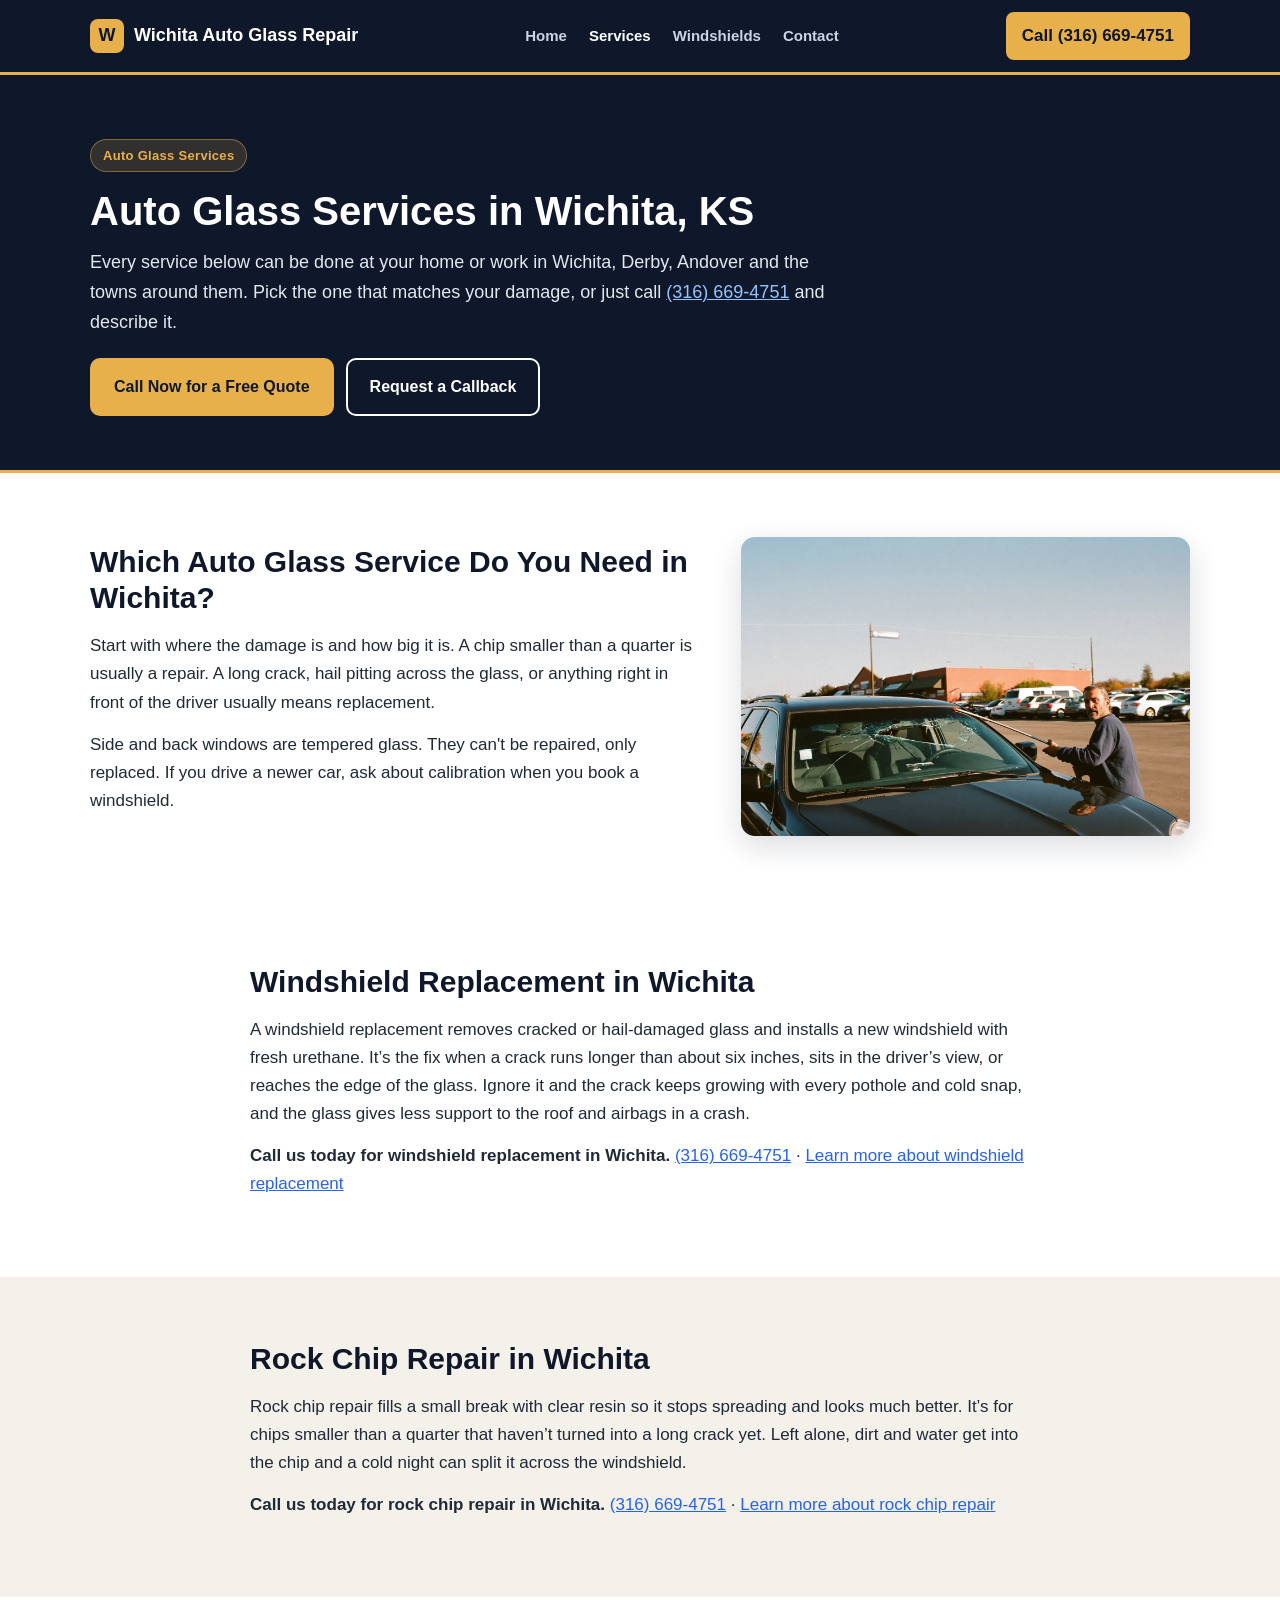
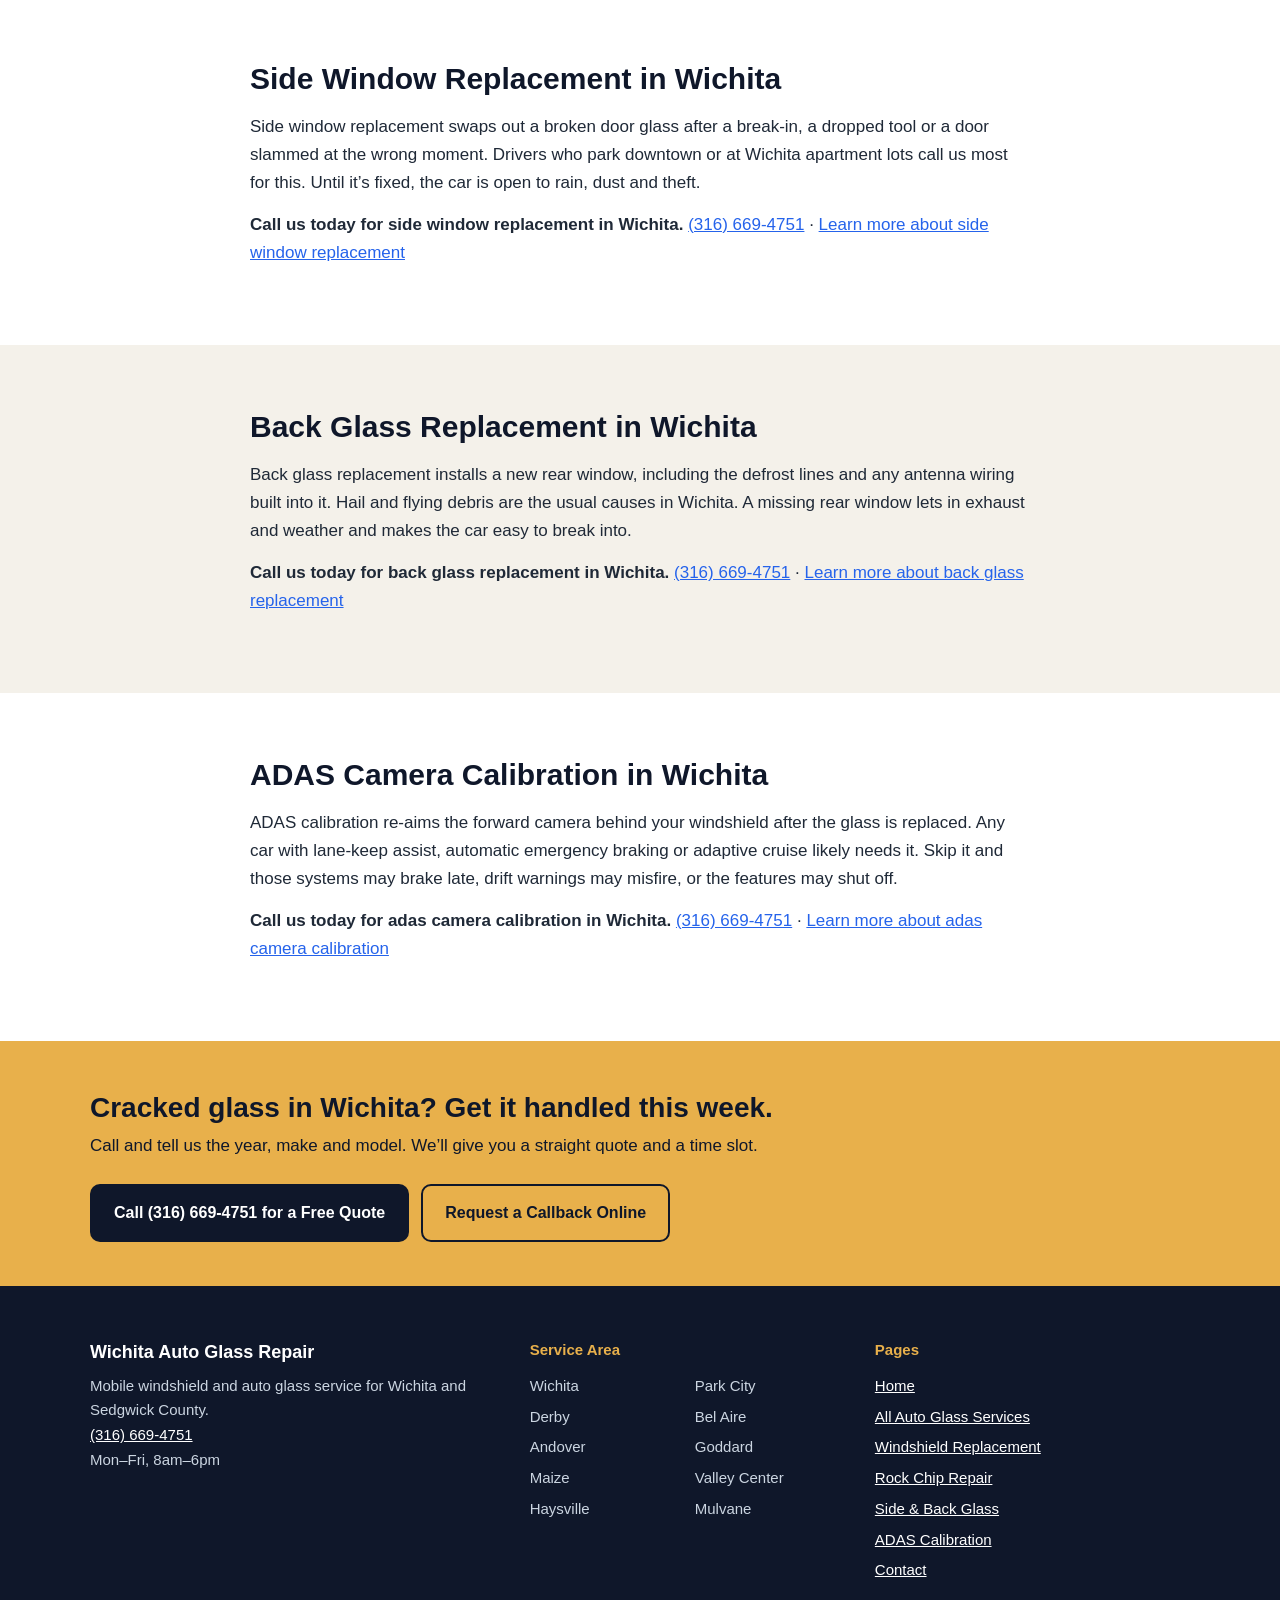
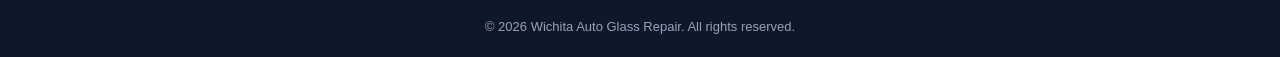
<file: services.html>
<!DOCTYPE html>
<html lang="en">
<head>
<meta charset="utf-8">
<meta name="viewport" content="width=device-width, initial-scale=1">
<title>Auto Glass Services in Wichita, KS | Windshields &amp; More</title>
<meta name="description" content="Windshield replacement, rock chip repair, side and back glass and ADAS calibration in Wichita, KS. Mobile service. Call (316) 669-4751.">
<link rel="canonical" href="https://www.wichitaautoglassrepair.com/services.html">
<link rel="stylesheet" href="styles.css">
<script type="application/ld+json">
{
 "@context": "https://schema.org",
 "@type": "AutoRepair",
 "name": "Wichita Auto Glass Repair",
 "telephone": "+1-316-669-4751",
 "url": "https://www.wichitaautoglassrepair.com/",
 "address": {
  "@type": "PostalAddress",
  "streetAddress": "926 N Water St Suite 3",
  "addressLocality": "Wichita",
  "addressRegion": "KS",
  "postalCode": "67203",
  "addressCountry": "US"
 },
 "areaServed": "Wichita, KS",
 "description": "Auto glass services in Wichita, KS",
 "openingHours": "Mo-Fr 08:00-18:00"
}
</script>
<script type="application/ld+json">
{
 "@context": "https://schema.org",
 "@type": "Service",
 "serviceType": "Windshield Replacement",
 "areaServed": "Wichita",
 "provider": {
  "@type": "LocalBusiness",
  "name": "Wichita Auto Glass Repair"
 }
}
</script>
<script type="application/ld+json">
{
 "@context": "https://schema.org",
 "@type": "Service",
 "serviceType": "Rock Chip Repair",
 "areaServed": "Wichita",
 "provider": {
  "@type": "LocalBusiness",
  "name": "Wichita Auto Glass Repair"
 }
}
</script>
<script type="application/ld+json">
{
 "@context": "https://schema.org",
 "@type": "Service",
 "serviceType": "Side Window Replacement",
 "areaServed": "Wichita",
 "provider": {
  "@type": "LocalBusiness",
  "name": "Wichita Auto Glass Repair"
 }
}
</script>
<script type="application/ld+json">
{
 "@context": "https://schema.org",
 "@type": "Service",
 "serviceType": "Back Glass Replacement",
 "areaServed": "Wichita",
 "provider": {
  "@type": "LocalBusiness",
  "name": "Wichita Auto Glass Repair"
 }
}
</script>
<script type="application/ld+json">
{
 "@context": "https://schema.org",
 "@type": "Service",
 "serviceType": "ADAS Camera Calibration",
 "areaServed": "Wichita",
 "provider": {
  "@type": "LocalBusiness",
  "name": "Wichita Auto Glass Repair"
 }
}
</script>
</head>
<body>
<!-- NAV -->
<header class="nav">
  <div class="nav-in">
    <a class="logo" href="/"><span class="logo-mark">W</span>Wichita Auto Glass Repair</a>
    <nav class="links"><a href="/">Home</a><a href="services.html" class="on">Services</a><a href="windshield-replacement-wichita.html">Windshields</a><a href="contact.html">Contact</a></nav>
    <a class="nav-call" href="tel:+13166694751">Call (316) 669-4751</a>
  </div>
</header>
<main>
<section class="page-head"><div class="wrap">
<span class="badge">Auto Glass Services</span>
<h1>Auto Glass Services in Wichita, KS</h1>
<p>Every service below can be done at your home or work in Wichita, Derby, Andover and the towns around them. Pick the one that matches your damage, or just call <a href="tel:+13166694751" style="color: #2563eb; text-decoration: underline;">(316) 669-4751</a> and describe it.</p>
<div class="hero-btns"><a class="btn btn-wheat" href="tel:+13166694751">Call Now for a Free Quote</a><a class="btn btn-outline" href="contact.html">Request a Callback</a></div>
</div></section>
<section class="section"><div class="wrap split">
<div><h2>Which Auto Glass Service Do You Need in Wichita?</h2>
<p>Start with where the damage is and how big it is. A chip smaller than a quarter is usually a repair. A long crack, hail pitting across the glass, or anything right in front of the driver usually means replacement.</p>
<p>Side and back windows are tempered glass. They can't be repaired, only replaced. If you drive a newer car, ask about calibration when you book a windshield.</p></div>
<figure><img src="auto-glass-technician-wichita-parking-lot.webp" alt="Auto glass technician working on a windshield in Wichita" width="800" height="533" loading="lazy"></figure>
</div></section>
<section class="section"><div class="wrap narrow">
<h2>Windshield Replacement in Wichita</h2>
<p>A windshield replacement removes cracked or hail-damaged glass and installs a new windshield with fresh urethane. It&rsquo;s the fix when a crack runs longer than about six inches, sits in the driver&rsquo;s view, or reaches the edge of the glass. Ignore it and the crack keeps growing with every pothole and cold snap, and the glass gives less support to the roof and airbags in a crash.</p>
<p><strong>Call us today for windshield replacement in Wichita.</strong> <a href="tel:+13166694751" style="color: #2563eb; text-decoration: underline;">(316) 669-4751</a> &middot; <a href="windshield-replacement-wichita.html" style="color: #2563eb; text-decoration: underline;">Learn more about windshield replacement</a></p>
</div></section><section class="section alt"><div class="wrap narrow">
<h2>Rock Chip Repair in Wichita</h2>
<p>Rock chip repair fills a small break with clear resin so it stops spreading and looks much better. It&rsquo;s for chips smaller than a quarter that haven&rsquo;t turned into a long crack yet. Left alone, dirt and water get into the chip and a cold night can split it across the windshield.</p>
<p><strong>Call us today for rock chip repair in Wichita.</strong> <a href="tel:+13166694751" style="color: #2563eb; text-decoration: underline;">(316) 669-4751</a> &middot; <a href="windshield-chip-repair-wichita.html" style="color: #2563eb; text-decoration: underline;">Learn more about rock chip repair</a></p>
</div></section><section class="section"><div class="wrap narrow">
<h2>Side Window Replacement in Wichita</h2>
<p>Side window replacement swaps out a broken door glass after a break-in, a dropped tool or a door slammed at the wrong moment. Drivers who park downtown or at Wichita apartment lots call us most for this. Until it&rsquo;s fixed, the car is open to rain, dust and theft.</p>
<p><strong>Call us today for side window replacement in Wichita.</strong> <a href="tel:+13166694751" style="color: #2563eb; text-decoration: underline;">(316) 669-4751</a> &middot; <a href="side-back-window-replacement-wichita.html" style="color: #2563eb; text-decoration: underline;">Learn more about side window replacement</a></p>
</div></section><section class="section alt"><div class="wrap narrow">
<h2>Back Glass Replacement in Wichita</h2>
<p>Back glass replacement installs a new rear window, including the defrost lines and any antenna wiring built into it. Hail and flying debris are the usual causes in Wichita. A missing rear window lets in exhaust and weather and makes the car easy to break into.</p>
<p><strong>Call us today for back glass replacement in Wichita.</strong> <a href="tel:+13166694751" style="color: #2563eb; text-decoration: underline;">(316) 669-4751</a> &middot; <a href="side-back-window-replacement-wichita.html" style="color: #2563eb; text-decoration: underline;">Learn more about back glass replacement</a></p>
</div></section><section class="section"><div class="wrap narrow">
<h2>ADAS Camera Calibration in Wichita</h2>
<p>ADAS calibration re-aims the forward camera behind your windshield after the glass is replaced. Any car with lane-keep assist, automatic emergency braking or adaptive cruise likely needs it. Skip it and those systems may brake late, drift warnings may misfire, or the features may shut off.</p>
<p><strong>Call us today for adas camera calibration in Wichita.</strong> <a href="tel:+13166694751" style="color: #2563eb; text-decoration: underline;">(316) 669-4751</a> &middot; <a href="adas-camera-calibration-wichita.html" style="color: #2563eb; text-decoration: underline;">Learn more about adas camera calibration</a></p>
</div></section>
<!-- CTA BANNER -->
<section class="cta-band">
  <div class="wrap cta-in">
    <div>
      <h2>Cracked glass in Wichita? Get it handled this week.</h2>
      <p>Call and tell us the year, make and model. We&rsquo;ll give you a straight quote and a time slot.</p>
    </div>
    <div class="cta-btns">
      <a class="btn btn-dark" href="tel:+13166694751">Call (316) 669-4751 for a Free Quote</a>
      <a class="btn btn-ghost" href="contact.html">Request a Callback Online</a>
    </div>
  </div>
</section>
</main>
<!-- FOOTER -->
<footer class="foot">
  <div class="wrap foot-grid">
    <div>
      <p class="foot-name">Wichita Auto Glass Repair</p>
      <p>Mobile windshield and auto glass service for Wichita and Sedgwick County.</p>
      <p><a href="tel:+13166694751">(316) 669-4751</a></p>
      <p>Mon&ndash;Fri, 8am&ndash;6pm</p>
    </div>
    <div>
      <p class="foot-h">Service Area</p>
      <ul class="foot-areas"><li>Wichita</li><li>Derby</li><li>Andover</li><li>Maize</li><li>Haysville</li><li>Park City</li><li>Bel Aire</li><li>Goddard</li><li>Valley Center</li><li>Mulvane</li></ul>
    </div>
    <div>
      <p class="foot-h">Pages</p>
      <ul>
        <li><a href="/">Home</a></li>
        <li><a href="services.html">All Auto Glass Services</a></li>
        <li><a href="windshield-replacement-wichita.html">Windshield Replacement</a></li>
        <li><a href="windshield-chip-repair-wichita.html">Rock Chip Repair</a></li>
        <li><a href="side-back-window-replacement-wichita.html">Side &amp; Back Glass</a></li>
        <li><a href="adas-camera-calibration-wichita.html">ADAS Calibration</a></li>
        <li><a href="contact.html">Contact</a></li>
      </ul>
    </div>
  </div>
  <p class="copy">&copy; 2026 Wichita Auto Glass Repair. All rights reserved.</p>
</footer>
</body>
</html>
</file>
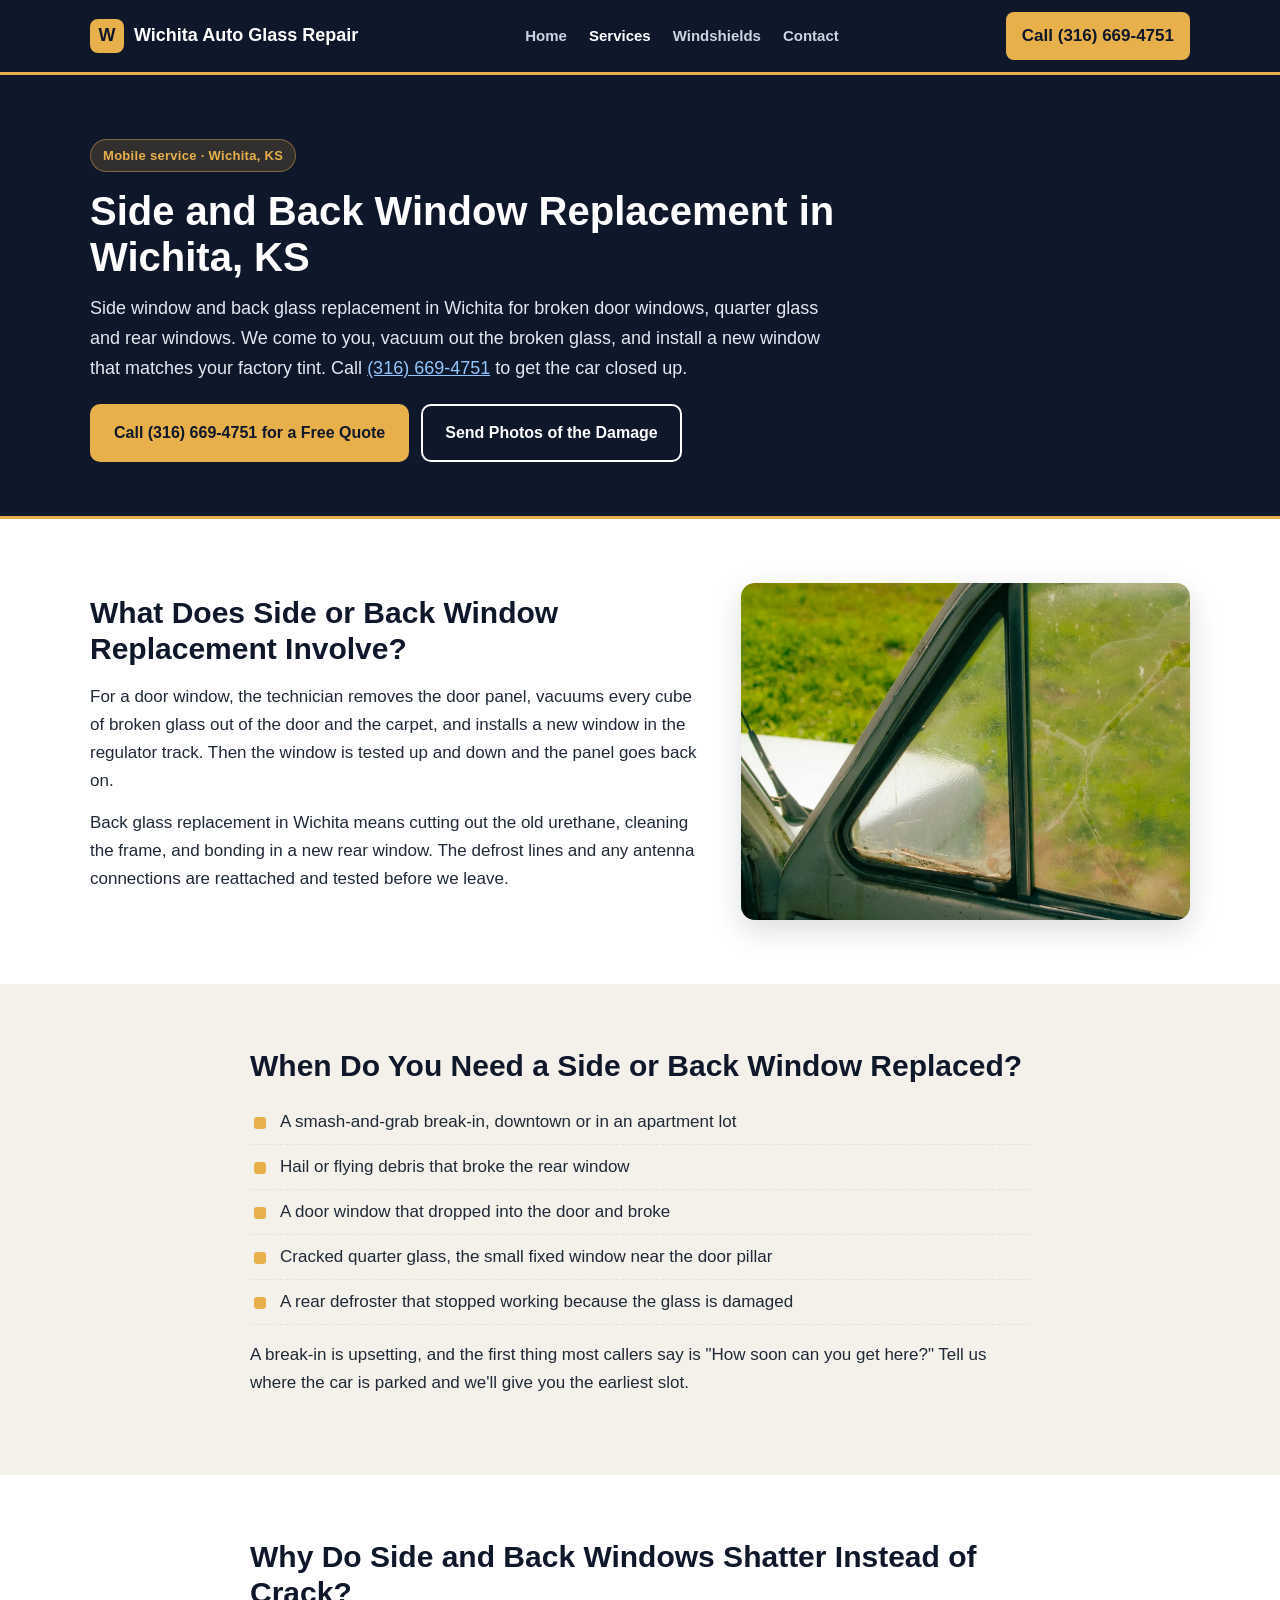
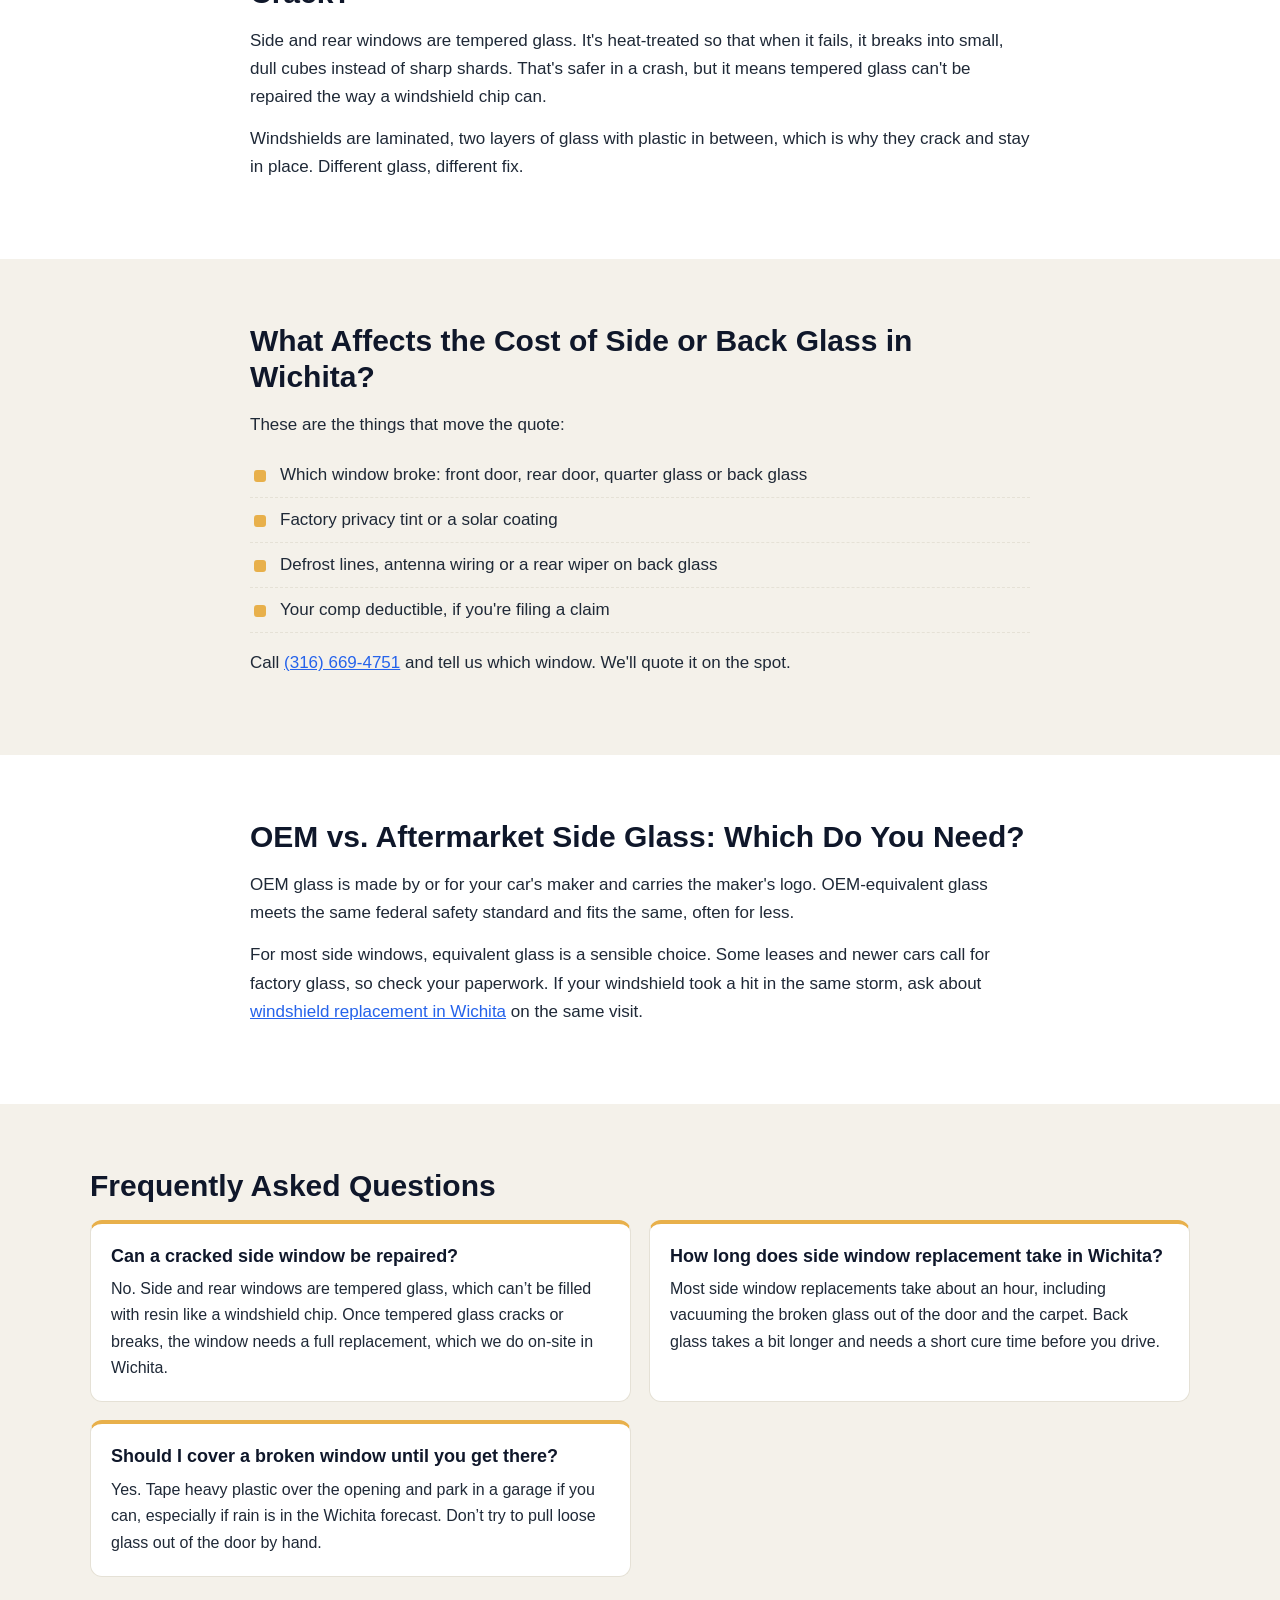
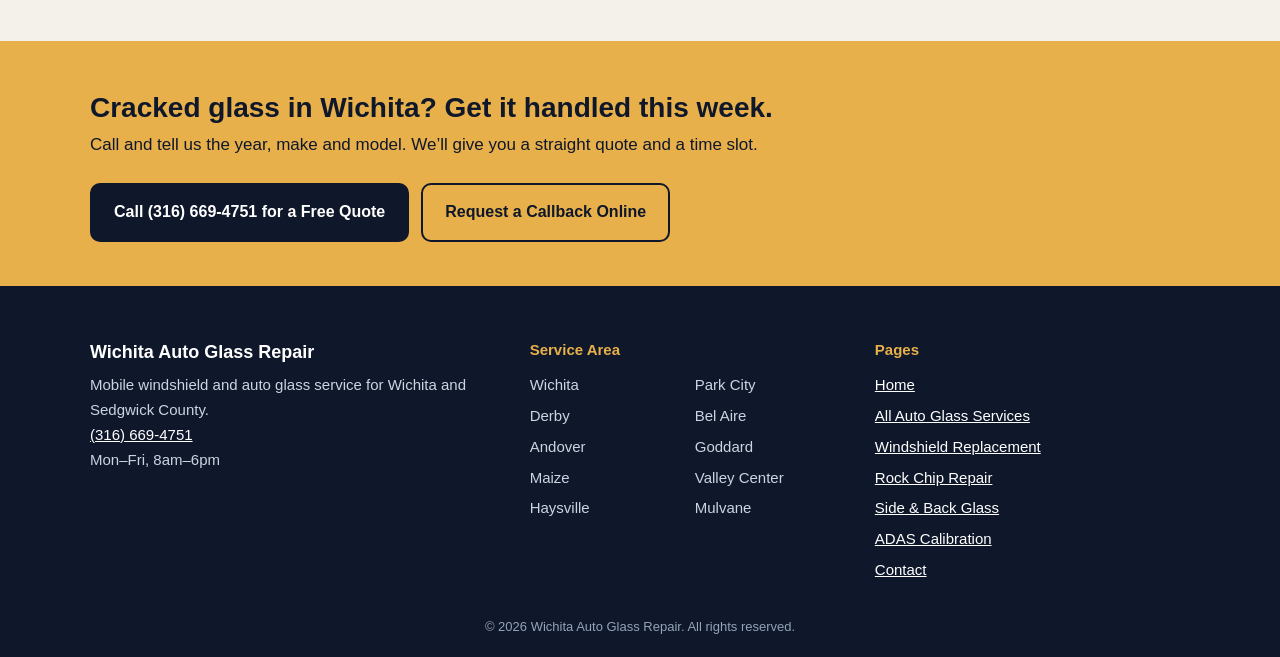
<file: side-back-window-replacement-wichita.html>
<!DOCTYPE html>
<html lang="en">
<head>
<meta charset="utf-8">
<meta name="viewport" content="width=device-width, initial-scale=1">
<title>Side &amp; Back Window Replacement in Wichita, KS</title>
<meta name="description" content="Side window and back glass replacement in Wichita, KS after break-ins, hail or accidents. Mobile service with full glass cleanup. Call (316) 669-4751.">
<link rel="canonical" href="https://www.wichitaautoglassrepair.com/side-back-window-replacement-wichita.html">
<link rel="stylesheet" href="styles.css">
<script type="application/ld+json">
{
 "@context": "https://schema.org",
 "@type": "AutoRepair",
 "name": "Wichita Auto Glass Repair",
 "telephone": "+1-316-669-4751",
 "url": "https://www.wichitaautoglassrepair.com/",
 "address": {
  "@type": "PostalAddress",
  "streetAddress": "926 N Water St Suite 3",
  "addressLocality": "Wichita",
  "addressRegion": "KS",
  "postalCode": "67203",
  "addressCountry": "US"
 },
 "areaServed": "Wichita, KS",
 "description": "Side and Back Window Replacement in Wichita, KS",
 "openingHours": "Mo-Fr 08:00-18:00"
}
</script>
<script type="application/ld+json">
{
 "@context": "https://schema.org",
 "@type": "Service",
 "serviceType": "Side and Back Window Replacement",
 "areaServed": "Wichita",
 "provider": {
  "@type": "LocalBusiness",
  "name": "Wichita Auto Glass Repair"
 }
}
</script>
<script type="application/ld+json">
{
 "@context": "https://schema.org",
 "@type": "FAQPage",
 "mainEntity": [
  {
   "@type": "Question",
   "name": "Can a cracked side window be repaired?",
   "acceptedAnswer": {
    "@type": "Answer",
    "text": "No. Side and rear windows are tempered glass, which can't be filled with resin like a windshield chip. Once tempered glass cracks or breaks, the window needs a full replacement, which we do on-site in Wichita."
   }
  },
  {
   "@type": "Question",
   "name": "How long does side window replacement take in Wichita?",
   "acceptedAnswer": {
    "@type": "Answer",
    "text": "Most side window replacements take about an hour, including vacuuming the broken glass out of the door and the carpet. Back glass takes a bit longer and needs a short cure time before you drive."
   }
  },
  {
   "@type": "Question",
   "name": "Should I cover a broken window until you get there?",
   "acceptedAnswer": {
    "@type": "Answer",
    "text": "Yes. Tape heavy plastic over the opening and park in a garage if you can, especially if rain is in the Wichita forecast. Don't try to pull loose glass out of the door by hand."
   }
  }
 ]
}
</script>
</head>
<body>
<!-- NAV -->
<header class="nav">
  <div class="nav-in">
    <a class="logo" href="/"><span class="logo-mark">W</span>Wichita Auto Glass Repair</a>
    <nav class="links"><a href="/">Home</a><a href="services.html" class="on">Services</a><a href="windshield-replacement-wichita.html">Windshields</a><a href="contact.html">Contact</a></nav>
    <a class="nav-call" href="tel:+13166694751">Call (316) 669-4751</a>
  </div>
</header>
<main>
<section class="page-head"><div class="wrap">
<span class="badge">Mobile service &middot; Wichita, KS</span>
<h1>Side and Back Window Replacement in Wichita, KS</h1>
<p>Side window and back glass replacement in Wichita for broken door windows, quarter glass and rear windows. We come to you, vacuum out the broken glass, and install a new window that matches your factory tint. Call <a href="tel:+13166694751" style="color: #2563eb; text-decoration: underline;">(316) 669-4751</a> to get the car closed up.</p>
<div class="hero-btns"><a class="btn btn-wheat" href="tel:+13166694751">Call (316) 669-4751 for a Free Quote</a><a class="btn btn-outline" href="contact.html">Send Photos of the Damage</a></div>
</div></section><section class="section"><div class="wrap split">
<div><h2>What Does Side or Back Window Replacement Involve?</h2><p>For a door window, the technician removes the door panel, vacuums every cube of broken glass out of the door and the carpet, and installs a new window in the regulator track. Then the window is tested up and down and the panel goes back on.</p><p>Back glass replacement in Wichita means cutting out the old urethane, cleaning the frame, and bonding in a new rear window. The defrost lines and any antenna connections are reattached and tested before we leave.</p></div>
<figure><img src="side-window-glass-wichita.webp" alt="Side window glass replacement in Wichita" width="800" height="533" loading="lazy"></figure>
</div></section><section class="section alt"><div class="wrap narrow"><h2>When Do You Need a Side or Back Window Replaced?</h2><ul class="ticks"><li>A smash-and-grab break-in, downtown or in an apartment lot</li><li>Hail or flying debris that broke the rear window</li><li>A door window that dropped into the door and broke</li><li>Cracked quarter glass, the small fixed window near the door pillar</li><li>A rear defroster that stopped working because the glass is damaged</li></ul><p>A break-in is upsetting, and the first thing most callers say is "How soon can you get here?" Tell us where the car is parked and we'll give you the earliest slot.</p></div></section><section class="section"><div class="wrap narrow"><h2>Why Do Side and Back Windows Shatter Instead of Crack?</h2><p>Side and rear windows are tempered glass. It's heat-treated so that when it fails, it breaks into small, dull cubes instead of sharp shards. That's safer in a crash, but it means tempered glass can't be repaired the way a windshield chip can.</p><p>Windshields are laminated, two layers of glass with plastic in between, which is why they crack and stay in place. Different glass, different fix.</p></div></section><section class="section alt"><div class="wrap narrow"><h2>What Affects the Cost of Side or Back Glass in Wichita?</h2><p>These are the things that move the quote:</p><ul class="ticks"><li>Which window broke: front door, rear door, quarter glass or back glass</li><li>Factory privacy tint or a solar coating</li><li>Defrost lines, antenna wiring or a rear wiper on back glass</li><li>Your comp deductible, if you're filing a claim</li></ul><p>Call <a href="tel:+13166694751" style="color: #2563eb; text-decoration: underline;">(316) 669-4751</a> and tell us which window. We'll quote it on the spot.</p></div></section><section class="section"><div class="wrap narrow"><h2>OEM vs. Aftermarket Side Glass: Which Do You Need?</h2><p>OEM glass is made by or for your car's maker and carries the maker's logo. OEM-equivalent glass meets the same federal safety standard and fits the same, often for less.</p><p>For most side windows, equivalent glass is a sensible choice. Some leases and newer cars call for factory glass, so check your paperwork. If your windshield took a hit in the same storm, ask about <a href="windshield-replacement-wichita.html" style="color: #2563eb; text-decoration: underline;">windshield replacement in Wichita</a> on the same visit.</p></div></section><section class="section alt"><div class="wrap"><h2>Frequently Asked Questions</h2><div class="faq-grid"><div class="faq-card"><h3>Can a cracked side window be repaired?</h3><p>No. Side and rear windows are tempered glass, which can&rsquo;t be filled with resin like a windshield chip. Once tempered glass cracks or breaks, the window needs a full replacement, which we do on-site in Wichita.</p></div>
<div class="faq-card"><h3>How long does side window replacement take in Wichita?</h3><p>Most side window replacements take about an hour, including vacuuming the broken glass out of the door and the carpet. Back glass takes a bit longer and needs a short cure time before you drive.</p></div>
<div class="faq-card"><h3>Should I cover a broken window until you get there?</h3><p>Yes. Tape heavy plastic over the opening and park in a garage if you can, especially if rain is in the Wichita forecast. Don&rsquo;t try to pull loose glass out of the door by hand.</p></div></div></div></section>
<!-- CTA BANNER -->
<section class="cta-band">
  <div class="wrap cta-in">
    <div>
      <h2>Cracked glass in Wichita? Get it handled this week.</h2>
      <p>Call and tell us the year, make and model. We&rsquo;ll give you a straight quote and a time slot.</p>
    </div>
    <div class="cta-btns">
      <a class="btn btn-dark" href="tel:+13166694751">Call (316) 669-4751 for a Free Quote</a>
      <a class="btn btn-ghost" href="contact.html">Request a Callback Online</a>
    </div>
  </div>
</section>
</main>
<!-- FOOTER -->
<footer class="foot">
  <div class="wrap foot-grid">
    <div>
      <p class="foot-name">Wichita Auto Glass Repair</p>
      <p>Mobile windshield and auto glass service for Wichita and Sedgwick County.</p>
      <p><a href="tel:+13166694751">(316) 669-4751</a></p>
      <p>Mon&ndash;Fri, 8am&ndash;6pm</p>
    </div>
    <div>
      <p class="foot-h">Service Area</p>
      <ul class="foot-areas"><li>Wichita</li><li>Derby</li><li>Andover</li><li>Maize</li><li>Haysville</li><li>Park City</li><li>Bel Aire</li><li>Goddard</li><li>Valley Center</li><li>Mulvane</li></ul>
    </div>
    <div>
      <p class="foot-h">Pages</p>
      <ul>
        <li><a href="/">Home</a></li>
        <li><a href="services.html">All Auto Glass Services</a></li>
        <li><a href="windshield-replacement-wichita.html">Windshield Replacement</a></li>
        <li><a href="windshield-chip-repair-wichita.html">Rock Chip Repair</a></li>
        <li><a href="side-back-window-replacement-wichita.html">Side &amp; Back Glass</a></li>
        <li><a href="adas-camera-calibration-wichita.html">ADAS Calibration</a></li>
        <li><a href="contact.html">Contact</a></li>
      </ul>
    </div>
  </div>
  <p class="copy">&copy; 2026 Wichita Auto Glass Repair. All rights reserved.</p>
</footer>
</body>
</html>
</file>
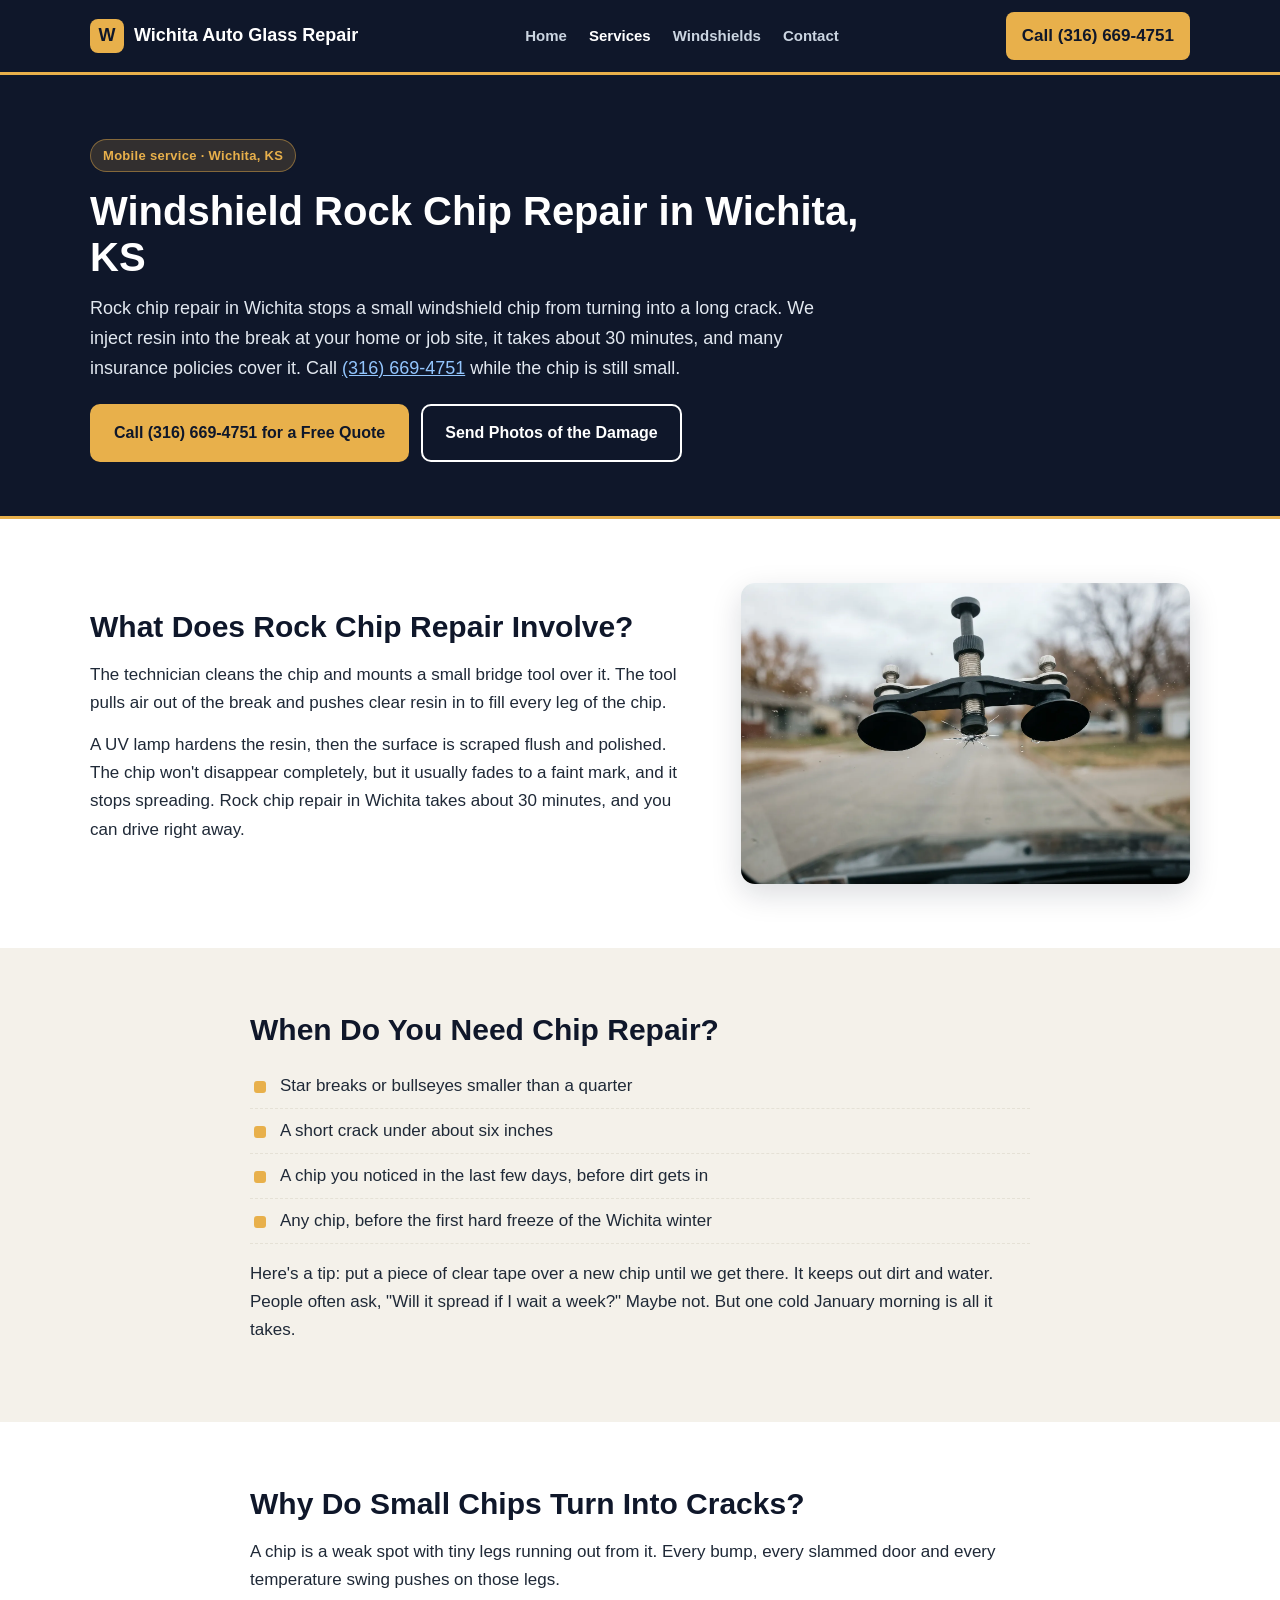
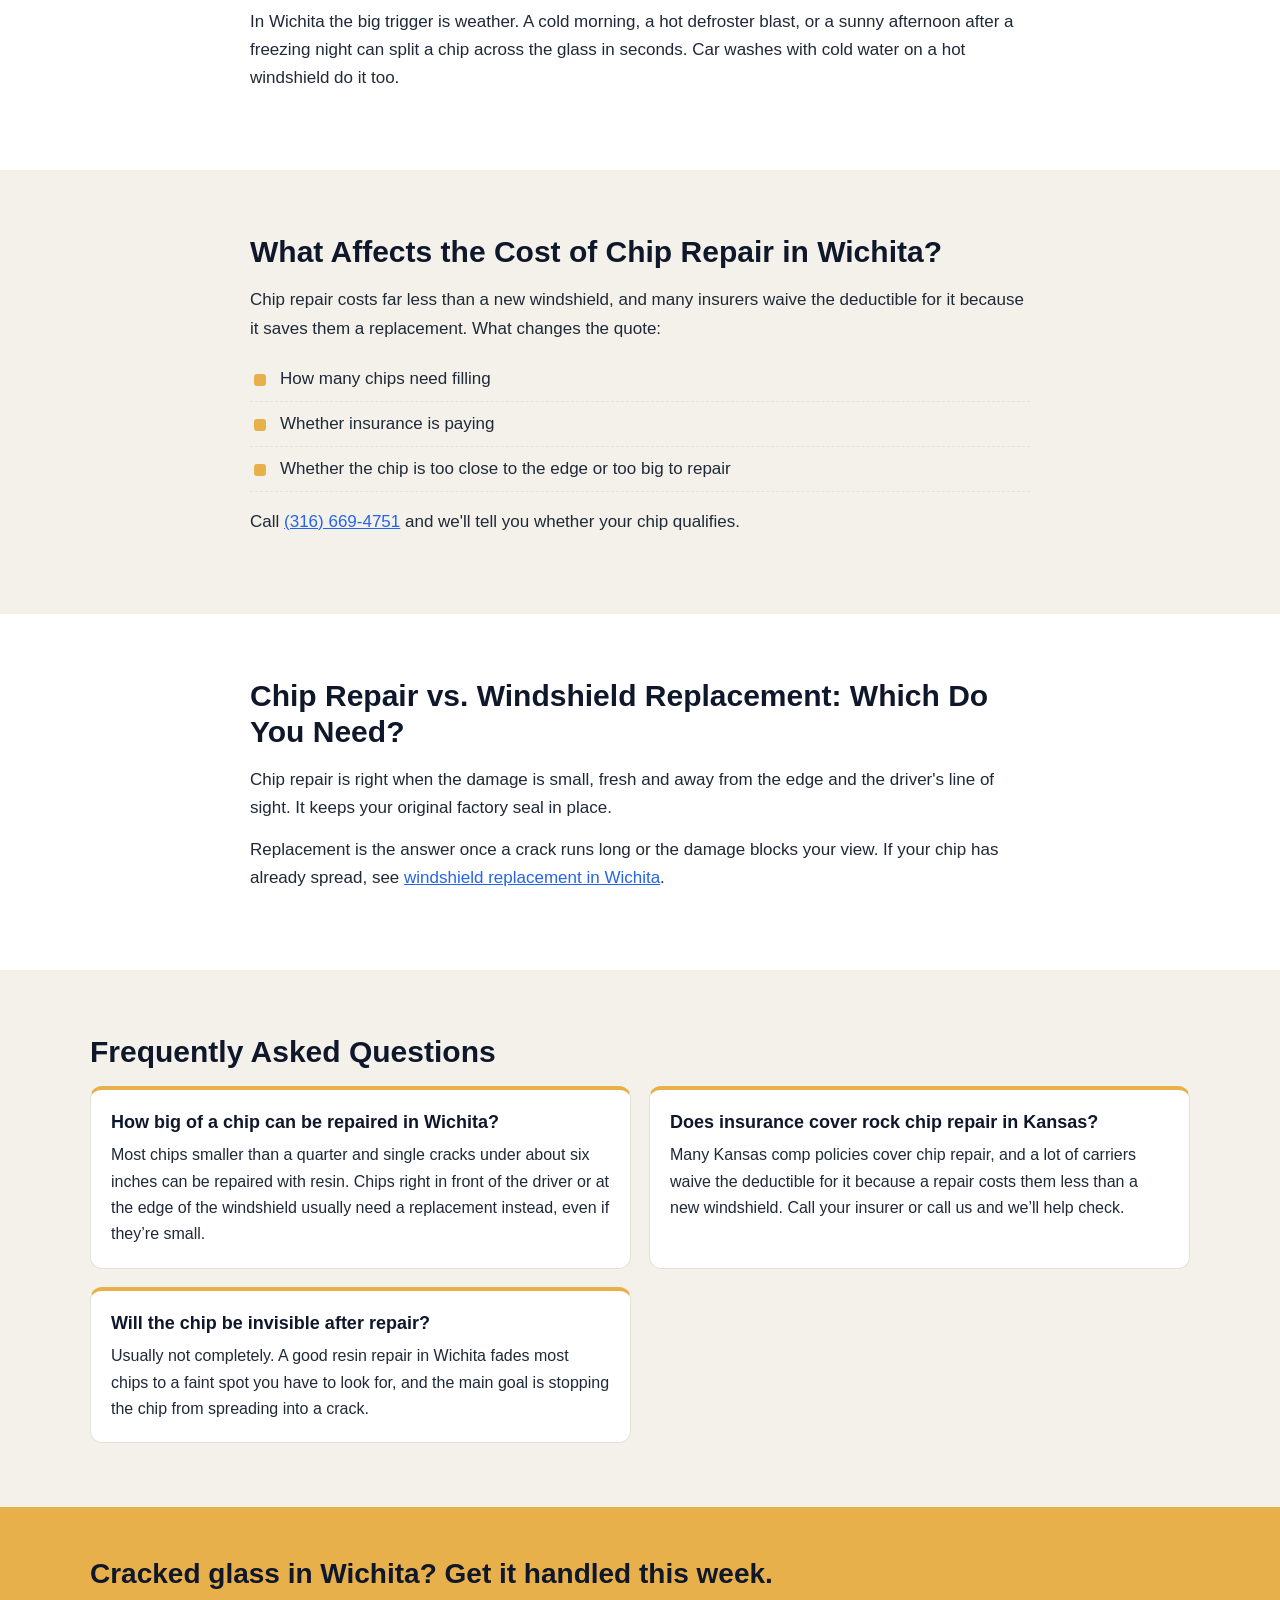
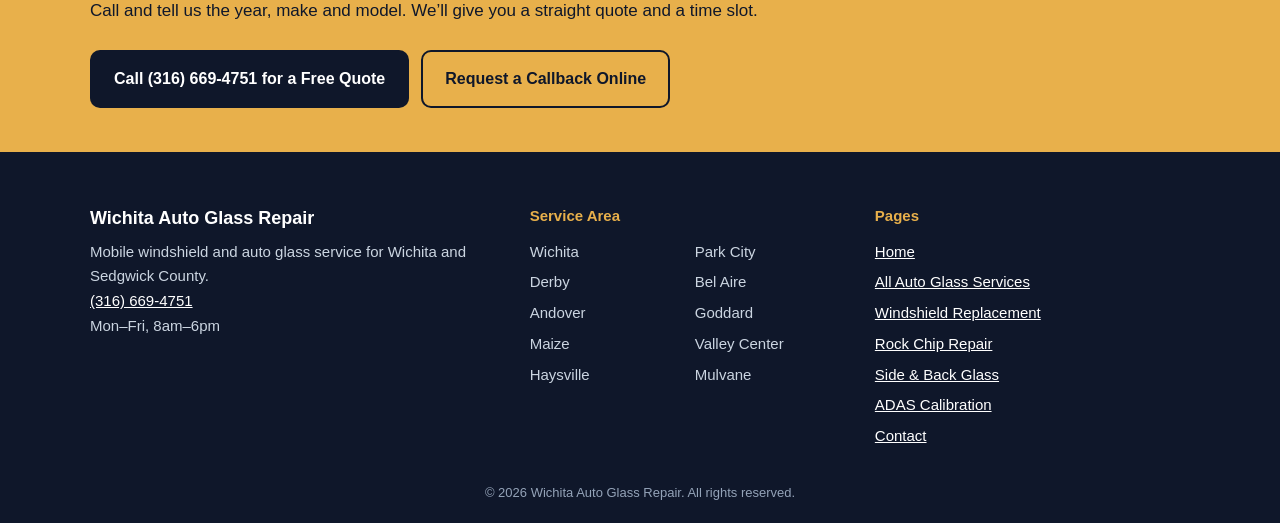
<file: windshield-chip-repair-wichita.html>
<!DOCTYPE html>
<html lang="en">
<head>
<meta charset="utf-8">
<meta name="viewport" content="width=device-width, initial-scale=1">
<title>Rock Chip Repair in Wichita, KS | Windshield Chip Fix</title>
<meta name="description" content="Windshield rock chip repair in Wichita, KS. Resin repair in about 30 minutes at your home or work, often covered by insurance. Call (316) 669-4751.">
<link rel="canonical" href="https://www.wichitaautoglassrepair.com/windshield-chip-repair-wichita.html">
<link rel="stylesheet" href="styles.css">
<script type="application/ld+json">
{
 "@context": "https://schema.org",
 "@type": "AutoRepair",
 "name": "Wichita Auto Glass Repair",
 "telephone": "+1-316-669-4751",
 "url": "https://www.wichitaautoglassrepair.com/",
 "address": {
  "@type": "PostalAddress",
  "streetAddress": "926 N Water St Suite 3",
  "addressLocality": "Wichita",
  "addressRegion": "KS",
  "postalCode": "67203",
  "addressCountry": "US"
 },
 "areaServed": "Wichita, KS",
 "description": "Rock Chip Repair in Wichita, KS",
 "openingHours": "Mo-Fr 08:00-18:00"
}
</script>
<script type="application/ld+json">
{
 "@context": "https://schema.org",
 "@type": "Service",
 "serviceType": "Rock Chip Repair",
 "areaServed": "Wichita",
 "provider": {
  "@type": "LocalBusiness",
  "name": "Wichita Auto Glass Repair"
 }
}
</script>
<script type="application/ld+json">
{
 "@context": "https://schema.org",
 "@type": "FAQPage",
 "mainEntity": [
  {
   "@type": "Question",
   "name": "How big of a chip can be repaired in Wichita?",
   "acceptedAnswer": {
    "@type": "Answer",
    "text": "Most chips smaller than a quarter and single cracks under about six inches can be repaired with resin. Chips right in front of the driver or at the edge of the windshield usually need a replacement instead, even if they're small."
   }
  },
  {
   "@type": "Question",
   "name": "Does insurance cover rock chip repair in Kansas?",
   "acceptedAnswer": {
    "@type": "Answer",
    "text": "Many Kansas comp policies cover chip repair, and a lot of carriers waive the deductible for it because a repair costs them less than a new windshield. Call your insurer or call us and we'll help check."
   }
  },
  {
   "@type": "Question",
   "name": "Will the chip be invisible after repair?",
   "acceptedAnswer": {
    "@type": "Answer",
    "text": "Usually not completely. A good resin repair in Wichita fades most chips to a faint spot you have to look for, and the main goal is stopping the chip from spreading into a crack."
   }
  }
 ]
}
</script>
</head>
<body>
<!-- NAV -->
<header class="nav">
  <div class="nav-in">
    <a class="logo" href="/"><span class="logo-mark">W</span>Wichita Auto Glass Repair</a>
    <nav class="links"><a href="/">Home</a><a href="services.html" class="on">Services</a><a href="windshield-replacement-wichita.html">Windshields</a><a href="contact.html">Contact</a></nav>
    <a class="nav-call" href="tel:+13166694751">Call (316) 669-4751</a>
  </div>
</header>
<main>
<section class="page-head"><div class="wrap">
<span class="badge">Mobile service &middot; Wichita, KS</span>
<h1>Windshield Rock Chip Repair in Wichita, KS</h1>
<p>Rock chip repair in Wichita stops a small windshield chip from turning into a long crack. We inject resin into the break at your home or job site, it takes about 30 minutes, and many insurance policies cover it. Call <a href="tel:+13166694751" style="color: #2563eb; text-decoration: underline;">(316) 669-4751</a> while the chip is still small.</p>
<div class="hero-btns"><a class="btn btn-wheat" href="tel:+13166694751">Call (316) 669-4751 for a Free Quote</a><a class="btn btn-outline" href="contact.html">Send Photos of the Damage</a></div>
</div></section><section class="section"><div class="wrap split">
<div><h2>What Does Rock Chip Repair Involve?</h2><p>The technician cleans the chip and mounts a small bridge tool over it. The tool pulls air out of the break and pushes clear resin in to fill every leg of the chip.</p><p>A UV lamp hardens the resin, then the surface is scraped flush and polished. The chip won't disappear completely, but it usually fades to a faint mark, and it stops spreading. Rock chip repair in Wichita takes about 30 minutes, and you can drive right away.</p></div>
<figure><img src="windshield-chip-repair-wichita-resin.webp" alt="Windshield rock chip repair in Wichita with a resin tool" width="800" height="533" loading="lazy"></figure>
</div></section><section class="section alt"><div class="wrap narrow"><h2>When Do You Need Chip Repair?</h2><ul class="ticks"><li>Star breaks or bullseyes smaller than a quarter</li><li>A short crack under about six inches</li><li>A chip you noticed in the last few days, before dirt gets in</li><li>Any chip, before the first hard freeze of the Wichita winter</li></ul><p>Here's a tip: put a piece of clear tape over a new chip until we get there. It keeps out dirt and water. People often ask, "Will it spread if I wait a week?" Maybe not. But one cold January morning is all it takes.</p></div></section><section class="section"><div class="wrap narrow"><h2>Why Do Small Chips Turn Into Cracks?</h2><p>A chip is a weak spot with tiny legs running out from it. Every bump, every slammed door and every temperature swing pushes on those legs.</p><p>In Wichita the big trigger is weather. A cold morning, a hot defroster blast, or a sunny afternoon after a freezing night can split a chip across the glass in seconds. Car washes with cold water on a hot windshield do it too.</p></div></section><section class="section alt"><div class="wrap narrow"><h2>What Affects the Cost of Chip Repair in Wichita?</h2><p>Chip repair costs far less than a new windshield, and many insurers waive the deductible for it because it saves them a replacement. What changes the quote:</p><ul class="ticks"><li>How many chips need filling</li><li>Whether insurance is paying</li><li>Whether the chip is too close to the edge or too big to repair</li></ul><p>Call <a href="tel:+13166694751" style="color: #2563eb; text-decoration: underline;">(316) 669-4751</a> and we'll tell you whether your chip qualifies.</p></div></section><section class="section"><div class="wrap narrow"><h2>Chip Repair vs. Windshield Replacement: Which Do You Need?</h2><p>Chip repair is right when the damage is small, fresh and away from the edge and the driver's line of sight. It keeps your original factory seal in place.</p><p>Replacement is the answer once a crack runs long or the damage blocks your view. If your chip has already spread, see <a href="windshield-replacement-wichita.html" style="color: #2563eb; text-decoration: underline;">windshield replacement in Wichita</a>.</p></div></section><section class="section alt"><div class="wrap"><h2>Frequently Asked Questions</h2><div class="faq-grid"><div class="faq-card"><h3>How big of a chip can be repaired in Wichita?</h3><p>Most chips smaller than a quarter and single cracks under about six inches can be repaired with resin. Chips right in front of the driver or at the edge of the windshield usually need a replacement instead, even if they&rsquo;re small.</p></div>
<div class="faq-card"><h3>Does insurance cover rock chip repair in Kansas?</h3><p>Many Kansas comp policies cover chip repair, and a lot of carriers waive the deductible for it because a repair costs them less than a new windshield. Call your insurer or call us and we&rsquo;ll help check.</p></div>
<div class="faq-card"><h3>Will the chip be invisible after repair?</h3><p>Usually not completely. A good resin repair in Wichita fades most chips to a faint spot you have to look for, and the main goal is stopping the chip from spreading into a crack.</p></div></div></div></section>
<!-- CTA BANNER -->
<section class="cta-band">
  <div class="wrap cta-in">
    <div>
      <h2>Cracked glass in Wichita? Get it handled this week.</h2>
      <p>Call and tell us the year, make and model. We&rsquo;ll give you a straight quote and a time slot.</p>
    </div>
    <div class="cta-btns">
      <a class="btn btn-dark" href="tel:+13166694751">Call (316) 669-4751 for a Free Quote</a>
      <a class="btn btn-ghost" href="contact.html">Request a Callback Online</a>
    </div>
  </div>
</section>
</main>
<!-- FOOTER -->
<footer class="foot">
  <div class="wrap foot-grid">
    <div>
      <p class="foot-name">Wichita Auto Glass Repair</p>
      <p>Mobile windshield and auto glass service for Wichita and Sedgwick County.</p>
      <p><a href="tel:+13166694751">(316) 669-4751</a></p>
      <p>Mon&ndash;Fri, 8am&ndash;6pm</p>
    </div>
    <div>
      <p class="foot-h">Service Area</p>
      <ul class="foot-areas"><li>Wichita</li><li>Derby</li><li>Andover</li><li>Maize</li><li>Haysville</li><li>Park City</li><li>Bel Aire</li><li>Goddard</li><li>Valley Center</li><li>Mulvane</li></ul>
    </div>
    <div>
      <p class="foot-h">Pages</p>
      <ul>
        <li><a href="/">Home</a></li>
        <li><a href="services.html">All Auto Glass Services</a></li>
        <li><a href="windshield-replacement-wichita.html">Windshield Replacement</a></li>
        <li><a href="windshield-chip-repair-wichita.html">Rock Chip Repair</a></li>
        <li><a href="side-back-window-replacement-wichita.html">Side &amp; Back Glass</a></li>
        <li><a href="adas-camera-calibration-wichita.html">ADAS Calibration</a></li>
        <li><a href="contact.html">Contact</a></li>
      </ul>
    </div>
  </div>
  <p class="copy">&copy; 2026 Wichita Auto Glass Repair. All rights reserved.</p>
</footer>
</body>
</html>
</file>
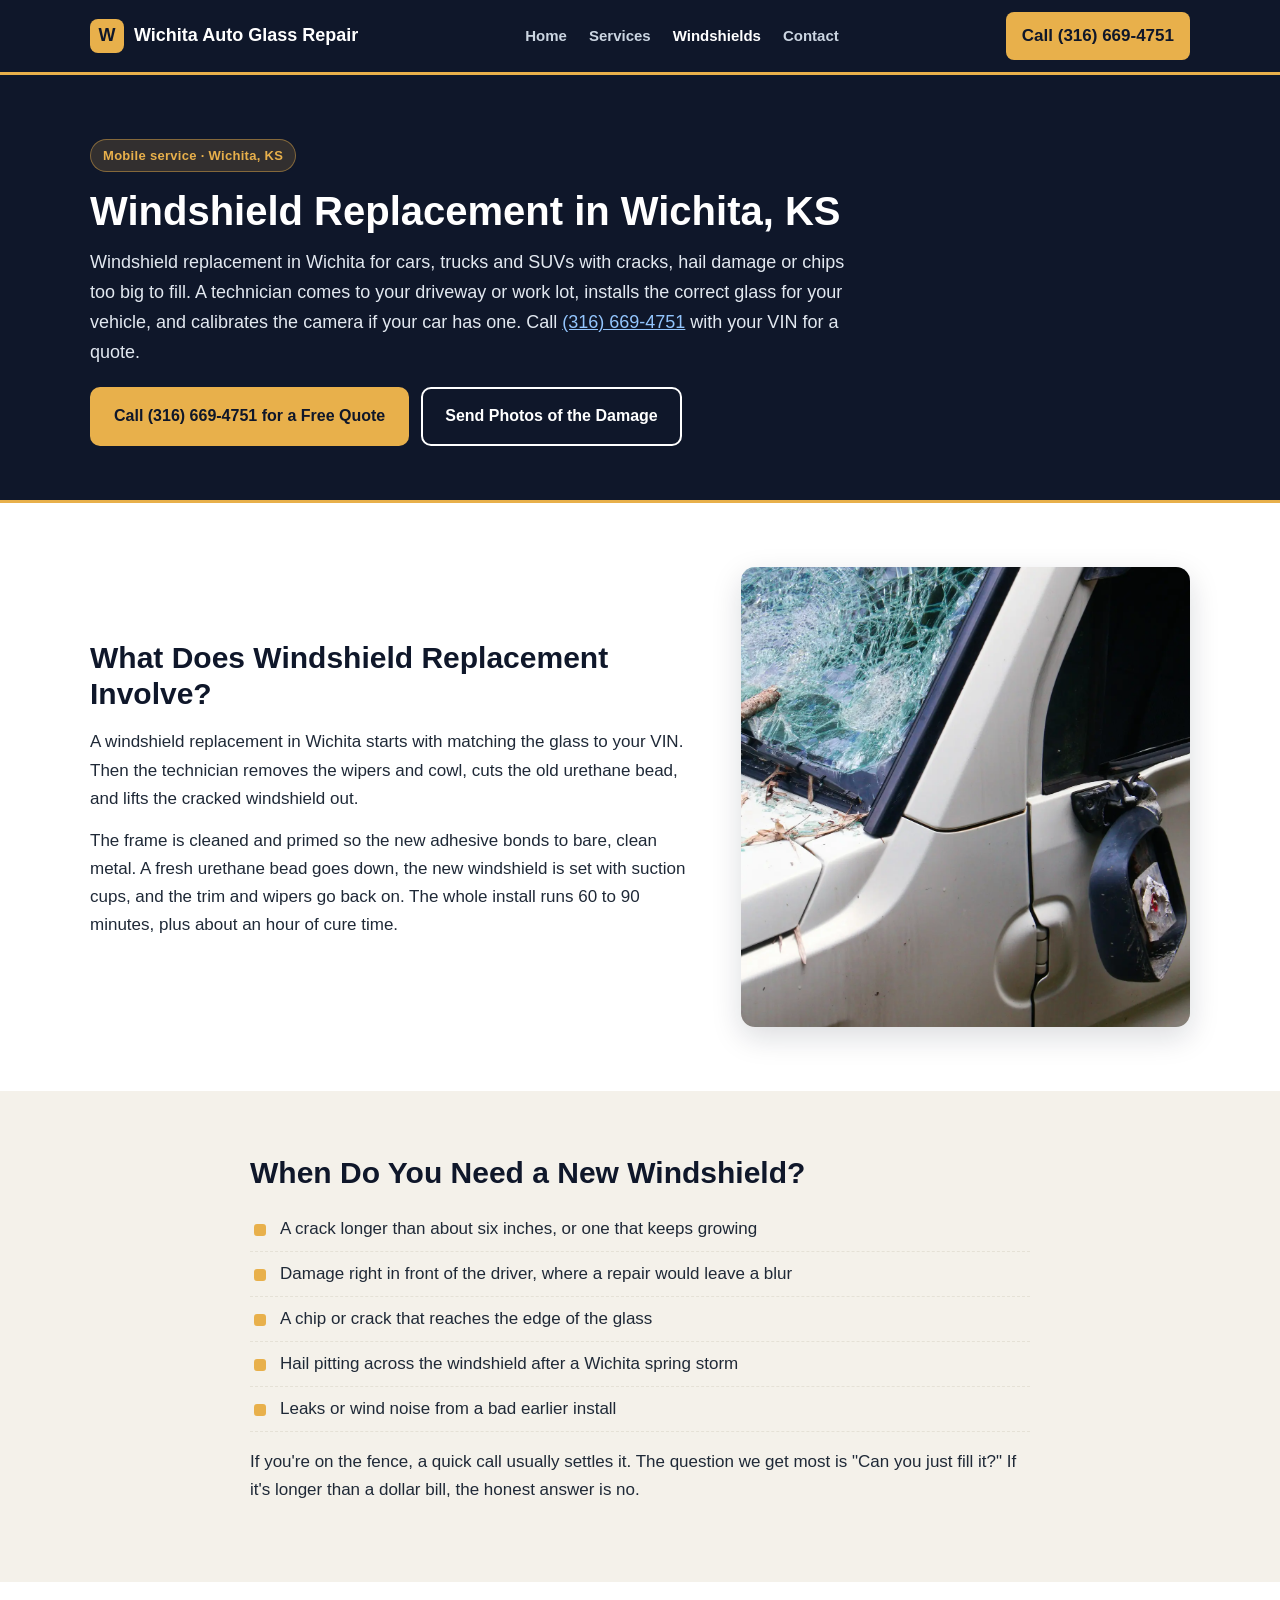
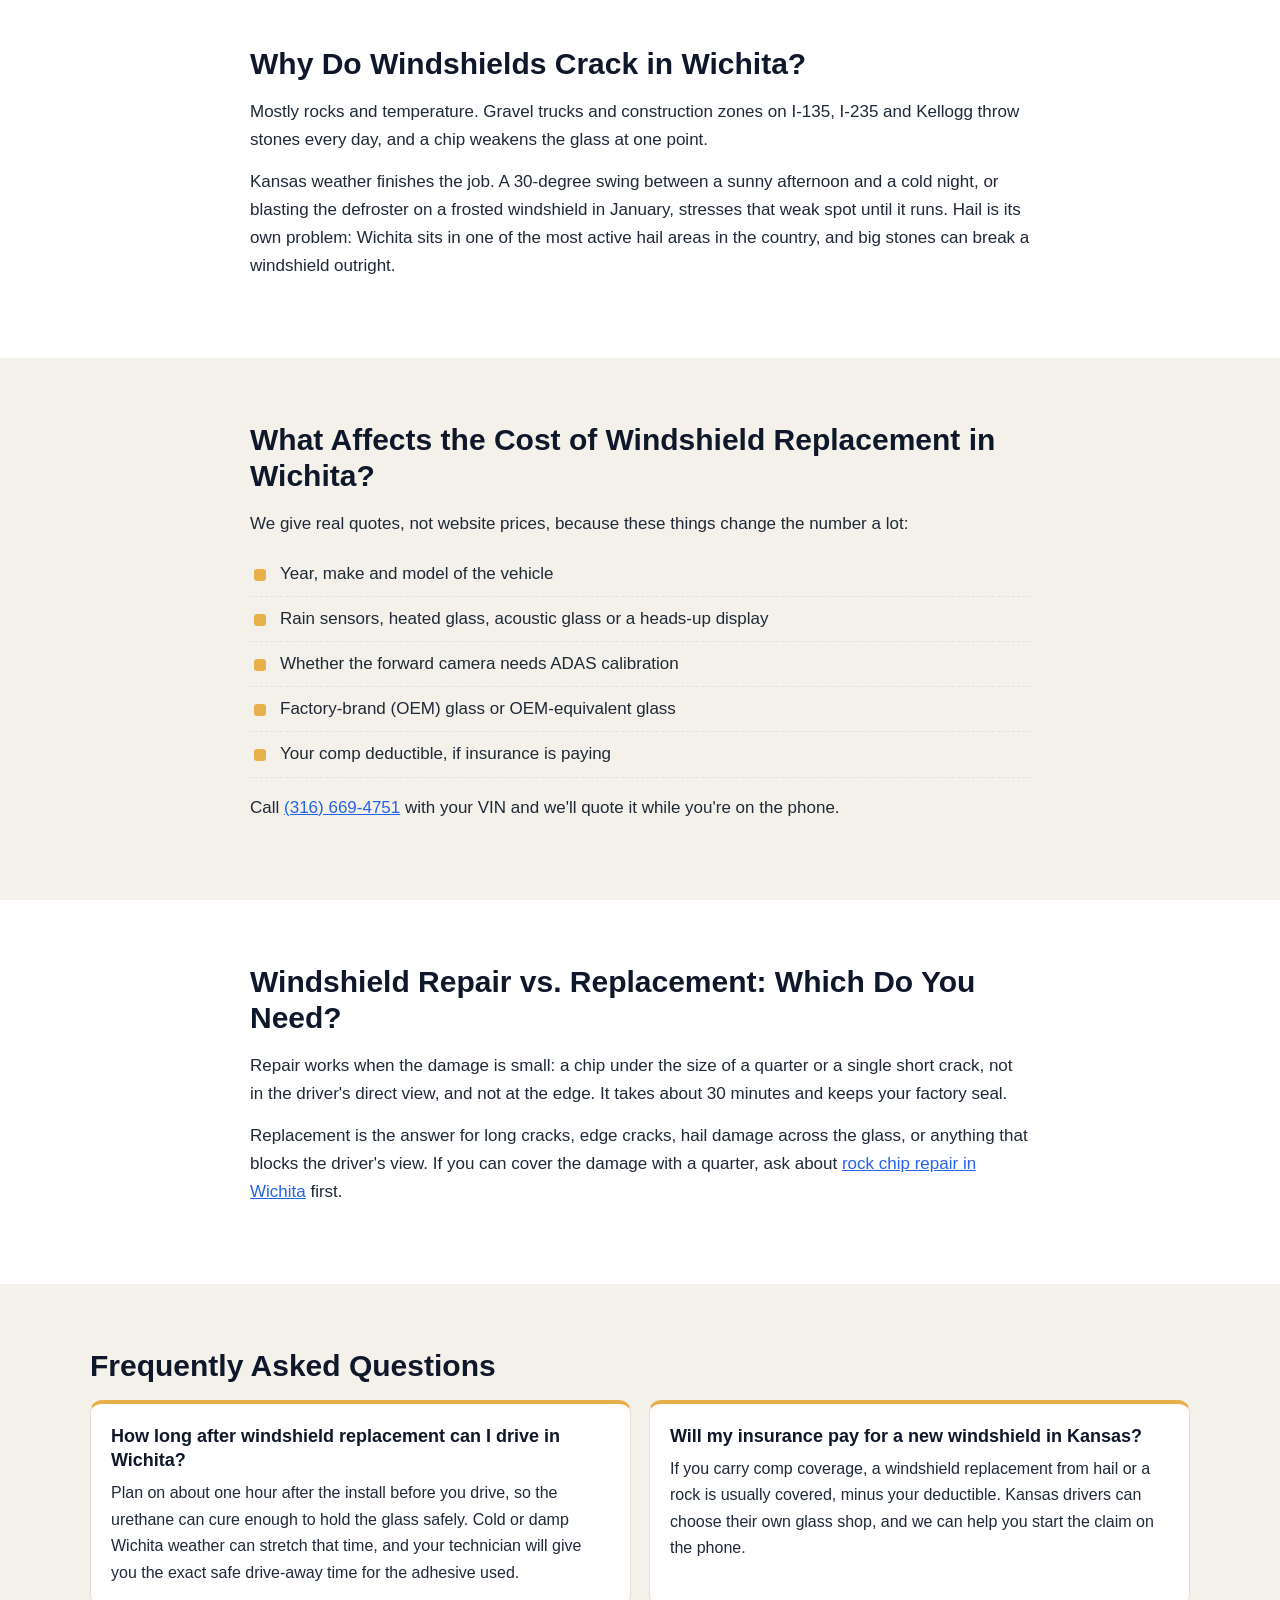
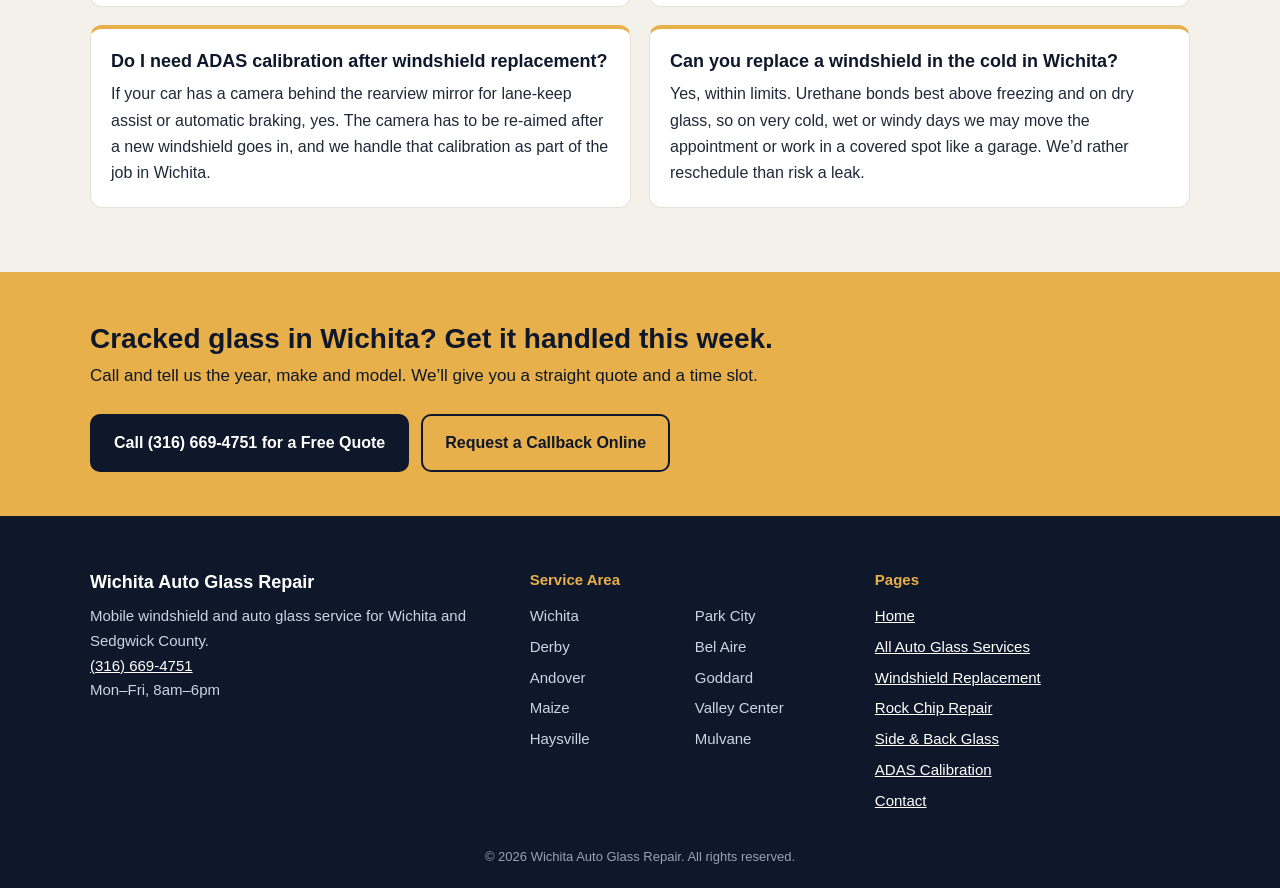
<file: windshield-replacement-wichita.html>
<!DOCTYPE html>
<html lang="en">
<head>
<meta charset="utf-8">
<meta name="viewport" content="width=device-width, initial-scale=1">
<title>Windshield Replacement in Wichita, KS | Mobile Install</title>
<meta name="description" content="Windshield replacement in Wichita, KS at your home or work. Correct glass for your car, ADAS calibration and insurance help. Call (316) 669-4751.">
<link rel="canonical" href="https://www.wichitaautoglassrepair.com/windshield-replacement-wichita.html">
<link rel="stylesheet" href="styles.css">
<script type="application/ld+json">
{
 "@context": "https://schema.org",
 "@type": "AutoRepair",
 "name": "Wichita Auto Glass Repair",
 "telephone": "+1-316-669-4751",
 "url": "https://www.wichitaautoglassrepair.com/",
 "address": {
  "@type": "PostalAddress",
  "streetAddress": "926 N Water St Suite 3",
  "addressLocality": "Wichita",
  "addressRegion": "KS",
  "postalCode": "67203",
  "addressCountry": "US"
 },
 "areaServed": "Wichita, KS",
 "description": "Windshield Replacement in Wichita, KS",
 "openingHours": "Mo-Fr 08:00-18:00"
}
</script>
<script type="application/ld+json">
{
 "@context": "https://schema.org",
 "@type": "Service",
 "serviceType": "Windshield Replacement",
 "areaServed": "Wichita",
 "provider": {
  "@type": "LocalBusiness",
  "name": "Wichita Auto Glass Repair"
 }
}
</script>
<script type="application/ld+json">
{
 "@context": "https://schema.org",
 "@type": "FAQPage",
 "mainEntity": [
  {
   "@type": "Question",
   "name": "How long after windshield replacement can I drive in Wichita?",
   "acceptedAnswer": {
    "@type": "Answer",
    "text": "Plan on about one hour after the install before you drive, so the urethane can cure enough to hold the glass safely. Cold or damp Wichita weather can stretch that time, and your technician will give you the exact safe drive-away time for the adhesive used."
   }
  },
  {
   "@type": "Question",
   "name": "Will my insurance pay for a new windshield in Kansas?",
   "acceptedAnswer": {
    "@type": "Answer",
    "text": "If you carry comp coverage, a windshield replacement from hail or a rock is usually covered, minus your deductible. Kansas drivers can choose their own glass shop, and we can help you start the claim on the phone."
   }
  },
  {
   "@type": "Question",
   "name": "Do I need ADAS calibration after windshield replacement?",
   "acceptedAnswer": {
    "@type": "Answer",
    "text": "If your car has a camera behind the rearview mirror for lane-keep assist or automatic braking, yes. The camera has to be re-aimed after a new windshield goes in, and we handle that calibration as part of the job in Wichita."
   }
  },
  {
   "@type": "Question",
   "name": "Can you replace a windshield in the cold in Wichita?",
   "acceptedAnswer": {
    "@type": "Answer",
    "text": "Yes, within limits. Urethane bonds best above freezing and on dry glass, so on very cold, wet or windy days we may move the appointment or work in a covered spot like a garage. We'd rather reschedule than risk a leak."
   }
  }
 ]
}
</script>
</head>
<body>
<!-- NAV -->
<header class="nav">
  <div class="nav-in">
    <a class="logo" href="/"><span class="logo-mark">W</span>Wichita Auto Glass Repair</a>
    <nav class="links"><a href="/">Home</a><a href="services.html">Services</a><a href="windshield-replacement-wichita.html" class="on">Windshields</a><a href="contact.html">Contact</a></nav>
    <a class="nav-call" href="tel:+13166694751">Call (316) 669-4751</a>
  </div>
</header>
<main>
<section class="page-head"><div class="wrap">
<span class="badge">Mobile service &middot; Wichita, KS</span>
<h1>Windshield Replacement in Wichita, KS</h1>
<p>Windshield replacement in Wichita for cars, trucks and SUVs with cracks, hail damage or chips too big to fill. A technician comes to your driveway or work lot, installs the correct glass for your vehicle, and calibrates the camera if your car has one. Call <a href="tel:+13166694751" style="color: #2563eb; text-decoration: underline;">(316) 669-4751</a> with your VIN for a quote.</p>
<div class="hero-btns"><a class="btn btn-wheat" href="tel:+13166694751">Call (316) 669-4751 for a Free Quote</a><a class="btn btn-outline" href="contact.html">Send Photos of the Damage</a></div>
</div></section><section class="section"><div class="wrap split">
<div><h2>What Does Windshield Replacement Involve?</h2><p>A windshield replacement in Wichita starts with matching the glass to your VIN. Then the technician removes the wipers and cowl, cuts the old urethane bead, and lifts the cracked windshield out.</p><p>The frame is cleaned and primed so the new adhesive bonds to bare, clean metal. A fresh urethane bead goes down, the new windshield is set with suction cups, and the trim and wipers go back on. The whole install runs 60 to 90 minutes, plus about an hour of cure time.</p></div>
<figure><img src="shattered-windshield-replacement-wichita.webp" alt="Shattered windshield waiting for replacement in Wichita" width="800" height="533" loading="lazy"></figure>
</div></section><section class="section alt"><div class="wrap narrow"><h2>When Do You Need a New Windshield?</h2><ul class="ticks"><li>A crack longer than about six inches, or one that keeps growing</li><li>Damage right in front of the driver, where a repair would leave a blur</li><li>A chip or crack that reaches the edge of the glass</li><li>Hail pitting across the windshield after a Wichita spring storm</li><li>Leaks or wind noise from a bad earlier install</li></ul><p>If you're on the fence, a quick call usually settles it. The question we get most is "Can you just fill it?" If it's longer than a dollar bill, the honest answer is no.</p></div></section><section class="section"><div class="wrap narrow"><h2>Why Do Windshields Crack in Wichita?</h2><p>Mostly rocks and temperature. Gravel trucks and construction zones on I-135, I-235 and Kellogg throw stones every day, and a chip weakens the glass at one point.</p><p>Kansas weather finishes the job. A 30-degree swing between a sunny afternoon and a cold night, or blasting the defroster on a frosted windshield in January, stresses that weak spot until it runs. Hail is its own problem: Wichita sits in one of the most active hail areas in the country, and big stones can break a windshield outright.</p></div></section><section class="section alt"><div class="wrap narrow"><h2>What Affects the Cost of Windshield Replacement in Wichita?</h2><p>We give real quotes, not website prices, because these things change the number a lot:</p><ul class="ticks"><li>Year, make and model of the vehicle</li><li>Rain sensors, heated glass, acoustic glass or a heads-up display</li><li>Whether the forward camera needs ADAS calibration</li><li>Factory-brand (OEM) glass or OEM-equivalent glass</li><li>Your comp deductible, if insurance is paying</li></ul><p>Call <a href="tel:+13166694751" style="color: #2563eb; text-decoration: underline;">(316) 669-4751</a> with your VIN and we'll quote it while you're on the phone.</p></div></section><section class="section"><div class="wrap narrow"><h2>Windshield Repair vs. Replacement: Which Do You Need?</h2><p>Repair works when the damage is small: a chip under the size of a quarter or a single short crack, not in the driver's direct view, and not at the edge. It takes about 30 minutes and keeps your factory seal.</p><p>Replacement is the answer for long cracks, edge cracks, hail damage across the glass, or anything that blocks the driver's view. If you can cover the damage with a quarter, ask about <a href="windshield-chip-repair-wichita.html" style="color: #2563eb; text-decoration: underline;">rock chip repair in Wichita</a> first.</p></div></section><section class="section alt"><div class="wrap"><h2>Frequently Asked Questions</h2><div class="faq-grid"><div class="faq-card"><h3>How long after windshield replacement can I drive in Wichita?</h3><p>Plan on about one hour after the install before you drive, so the urethane can cure enough to hold the glass safely. Cold or damp Wichita weather can stretch that time, and your technician will give you the exact safe drive-away time for the adhesive used.</p></div>
<div class="faq-card"><h3>Will my insurance pay for a new windshield in Kansas?</h3><p>If you carry comp coverage, a windshield replacement from hail or a rock is usually covered, minus your deductible. Kansas drivers can choose their own glass shop, and we can help you start the claim on the phone.</p></div>
<div class="faq-card"><h3>Do I need ADAS calibration after windshield replacement?</h3><p>If your car has a camera behind the rearview mirror for lane-keep assist or automatic braking, yes. The camera has to be re-aimed after a new windshield goes in, and we handle that calibration as part of the job in Wichita.</p></div>
<div class="faq-card"><h3>Can you replace a windshield in the cold in Wichita?</h3><p>Yes, within limits. Urethane bonds best above freezing and on dry glass, so on very cold, wet or windy days we may move the appointment or work in a covered spot like a garage. We&rsquo;d rather reschedule than risk a leak.</p></div></div></div></section>
<!-- CTA BANNER -->
<section class="cta-band">
  <div class="wrap cta-in">
    <div>
      <h2>Cracked glass in Wichita? Get it handled this week.</h2>
      <p>Call and tell us the year, make and model. We&rsquo;ll give you a straight quote and a time slot.</p>
    </div>
    <div class="cta-btns">
      <a class="btn btn-dark" href="tel:+13166694751">Call (316) 669-4751 for a Free Quote</a>
      <a class="btn btn-ghost" href="contact.html">Request a Callback Online</a>
    </div>
  </div>
</section>
</main>
<!-- FOOTER -->
<footer class="foot">
  <div class="wrap foot-grid">
    <div>
      <p class="foot-name">Wichita Auto Glass Repair</p>
      <p>Mobile windshield and auto glass service for Wichita and Sedgwick County.</p>
      <p><a href="tel:+13166694751">(316) 669-4751</a></p>
      <p>Mon&ndash;Fri, 8am&ndash;6pm</p>
    </div>
    <div>
      <p class="foot-h">Service Area</p>
      <ul class="foot-areas"><li>Wichita</li><li>Derby</li><li>Andover</li><li>Maize</li><li>Haysville</li><li>Park City</li><li>Bel Aire</li><li>Goddard</li><li>Valley Center</li><li>Mulvane</li></ul>
    </div>
    <div>
      <p class="foot-h">Pages</p>
      <ul>
        <li><a href="/">Home</a></li>
        <li><a href="services.html">All Auto Glass Services</a></li>
        <li><a href="windshield-replacement-wichita.html">Windshield Replacement</a></li>
        <li><a href="windshield-chip-repair-wichita.html">Rock Chip Repair</a></li>
        <li><a href="side-back-window-replacement-wichita.html">Side &amp; Back Glass</a></li>
        <li><a href="adas-camera-calibration-wichita.html">ADAS Calibration</a></li>
        <li><a href="contact.html">Contact</a></li>
      </ul>
    </div>
  </div>
  <p class="copy">&copy; 2026 Wichita Auto Glass Repair. All rights reserved.</p>
</footer>
</body>
</html>
</file>
<file: styles.css>
/* Wichita Auto Glass Repair - navy + Kansas wheat palette */
:root{
  --navy:#0f172a; --navy-2:#1e293b; --wheat:#e8b04b; --wheat-d:#c98f22;
  --ink:#1f2937; --muted:#556070; --light:#f4f1ea; --line:#e5e1d6; --white:#fff;
}
*{box-sizing:border-box;margin:0;padding:0}
html{scroll-behavior:auto}
body{font-family:-apple-system,BlinkMacSystemFont,"Segoe UI",Roboto,Helvetica,Arial,sans-serif;color:var(--ink);line-height:1.65;font-size:17px;background:var(--white)}
img{max-width:100%;height:auto;display:block}
a{color:inherit}
.wrap{max-width:1140px;margin:0 auto;padding:0 20px}
.narrow{max-width:820px}

/* nav */
.nav{position:sticky;top:0;z-index:50;background:var(--navy);border-bottom:3px solid var(--wheat)}
.nav-in{max-width:1140px;margin:0 auto;padding:12px 20px;display:flex;align-items:center;gap:20px;justify-content:space-between}
.logo{display:flex;align-items:center;gap:10px;color:#fff;text-decoration:none;font-weight:800;font-size:18px}
.logo-mark{width:34px;height:34px;border-radius:8px;background:var(--wheat);color:var(--navy);display:grid;place-items:center;font-weight:900}
.links{display:flex;gap:22px}
.links a{color:#cbd5e1;text-decoration:none;font-weight:600;font-size:15px}
.links a.on,.links a:hover{color:#fff}
.nav-call{background:var(--wheat);color:var(--navy);font-weight:800;text-decoration:none;padding:10px 16px;border-radius:8px;white-space:nowrap}

/* hero */
.hero{position:relative;color:#fff;overflow:hidden;background:var(--navy)}
.hero-bg{position:absolute;inset:0;width:100%;height:100%;object-fit:cover;opacity:.38}
.hero-in{position:relative;padding:96px 20px 84px}
.badge{display:inline-block;background:rgba(232,176,75,.16);color:var(--wheat);border:1px solid rgba(232,176,75,.45);padding:5px 12px;border-radius:999px;font-size:13px;font-weight:700;letter-spacing:.3px;margin-bottom:16px}
.hero h1{font-size:46px;line-height:1.1;font-weight:900;max-width:720px}
.hero-sub{font-size:19px;color:#e2e8f0;max-width:620px;margin:16px 0 10px}
.hero-phone a{font-size:30px;font-weight:900;color:var(--wheat);text-decoration:none}
.hero-btns{display:flex;flex-wrap:wrap;gap:12px;margin-top:20px}
.btn{display:inline-block;padding:14px 22px;border-radius:10px;font-weight:800;text-decoration:none;font-size:16px;border:2px solid transparent;cursor:pointer}
.btn-wheat{background:var(--wheat);color:var(--navy)}
.btn-wheat:hover{background:var(--wheat-d)}
.btn-ghost{border-color:rgba(255,255,255,.7);color:#fff}
.btn-outline{border-color:var(--navy);color:var(--navy)}
.btn-dark{background:var(--navy);color:#fff}

/* strip */
.strip{background:var(--light);border-bottom:1px solid var(--line)}
.strip-in{display:grid;grid-template-columns:repeat(4,1fr);gap:16px;padding:22px 20px}
.strip-in div{display:flex;flex-direction:column}
.strip-in strong{color:var(--navy);font-size:16px}
.strip-in span{color:var(--muted);font-size:14px}

/* page head */
.page-head{background:var(--navy);color:#fff;padding:64px 0 54px;border-bottom:3px solid var(--wheat)}
.page-head h1{font-size:40px;line-height:1.15;font-weight:900;max-width:820px}
.page-head p{color:#e2e8f0;max-width:760px;margin-top:14px;font-size:18px}
.page-head .btn-outline{border-color:#fff;color:#fff}
.page-head a[style]{color:#93c5fd !important}

/* sections */
.section{padding:64px 0}
.section.alt{background:var(--light)}
.section h2{font-size:30px;line-height:1.2;color:var(--navy);margin-bottom:16px;font-weight:850}
.section p{margin-bottom:14px;color:var(--ink)}
.split{display:grid;grid-template-columns:1.15fr .85fr;gap:44px;align-items:center}
.split figure img{max-height:460px;width:100%;object-fit:cover;border-radius:14px;box-shadow:0 10px 30px rgba(15,23,42,.15)}
.ticks{list-style:none;margin:6px 0 16px}
.ticks li{position:relative;padding:8px 0 8px 30px;border-bottom:1px dashed var(--line)}
.ticks li:before{content:"";position:absolute;left:4px;top:17px;width:12px;height:12px;border-radius:3px;background:var(--wheat)}
.muted{color:var(--muted);margin-bottom:16px}

/* faq */
.faq-grid{display:grid;grid-template-columns:1fr 1fr;gap:18px}
.faq-card{background:#fff;border:1px solid var(--line);border-top:4px solid var(--wheat);border-radius:12px;padding:20px}
.faq-card h3{font-size:18px;color:var(--navy);margin-bottom:8px;line-height:1.35}
.faq-card p{font-size:16px;margin:0}

/* map */
.addr-note{max-width:640px;margin:0 auto 24px;padding:14px 18px;background:var(--light);border-left:4px solid var(--wheat);border-radius:8px;font-size:15px;color:var(--muted);line-height:1.6;text-align:left}
.map-box{border-radius:12px;overflow:hidden;box-shadow:0 6px 24px rgba(0,0,0,.10);max-width:960px;margin:0 auto}

/* contact */
.contact-grid{display:grid;grid-template-columns:1fr 1fr;gap:44px}
.contact-grid figure img{border-radius:12px;margin-top:10px}
.form{display:flex;flex-direction:column;gap:14px}
.form label{display:flex;flex-direction:column;font-weight:700;font-size:15px;color:var(--navy);gap:6px}
.form input,.form textarea{font:inherit;padding:12px;border:1px solid #cfc8b8;border-radius:8px;background:#fff}
.form button{align-self:flex-start}

/* cta band */
.cta-band{background:var(--wheat);padding:44px 0}
.cta-in{display:flex;justify-content:space-between;align-items:center;gap:24px;flex-wrap:wrap}
.cta-band h2{color:var(--navy);font-size:28px;font-weight:900}
.cta-band p{color:var(--navy)}
.cta-btns{display:flex;gap:12px;flex-wrap:wrap}
.cta-band .btn-ghost{border-color:var(--navy);color:var(--navy)}

/* footer */
.foot{background:var(--navy);color:#cbd5e1;padding:52px 0 20px;font-size:15px}
.foot-grid{display:grid;grid-template-columns:1.3fr 1fr 1fr;gap:30px}
.foot a{color:#fff}
.foot ul{list-style:none}
.foot li{padding:3px 0}
.foot-name{color:#fff;font-weight:800;font-size:18px;margin-bottom:6px}
.foot-h{color:var(--wheat);font-weight:800;margin-bottom:8px}
.foot-areas{columns:2}
.copy{text-align:center;margin-top:30px;color:#94a3b8;font-size:13px}

@media (max-width:900px){
  .links{display:none}
  .split,.contact-grid,.faq-grid,.foot-grid{grid-template-columns:1fr}
  .strip-in{grid-template-columns:1fr 1fr}
  .hero h1{font-size:34px}
  .page-head h1{font-size:30px}
  .hero-in{padding:64px 20px 56px}
}
@media (max-width:480px){
  .logo{font-size:15px}
  .nav-call{padding:9px 11px;font-size:14px}
  .strip-in{grid-template-columns:1fr}
}
</file>
